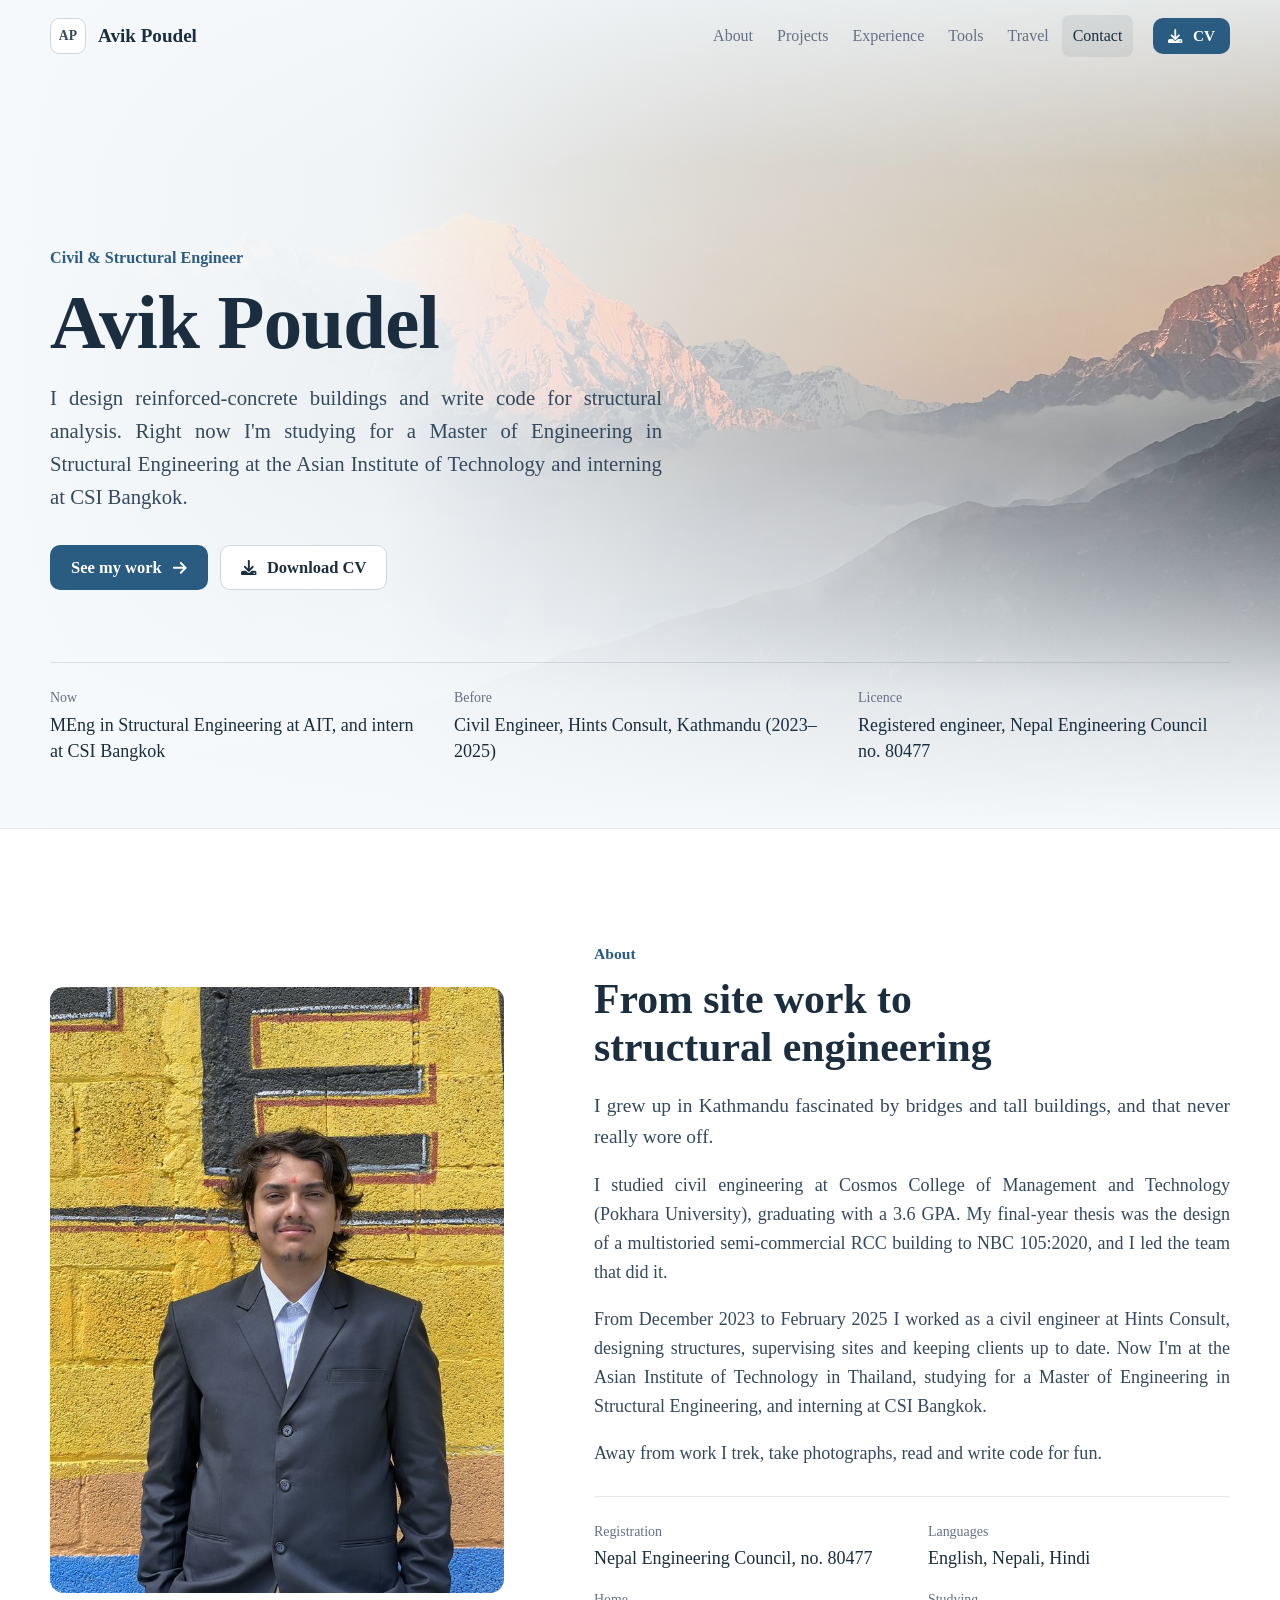
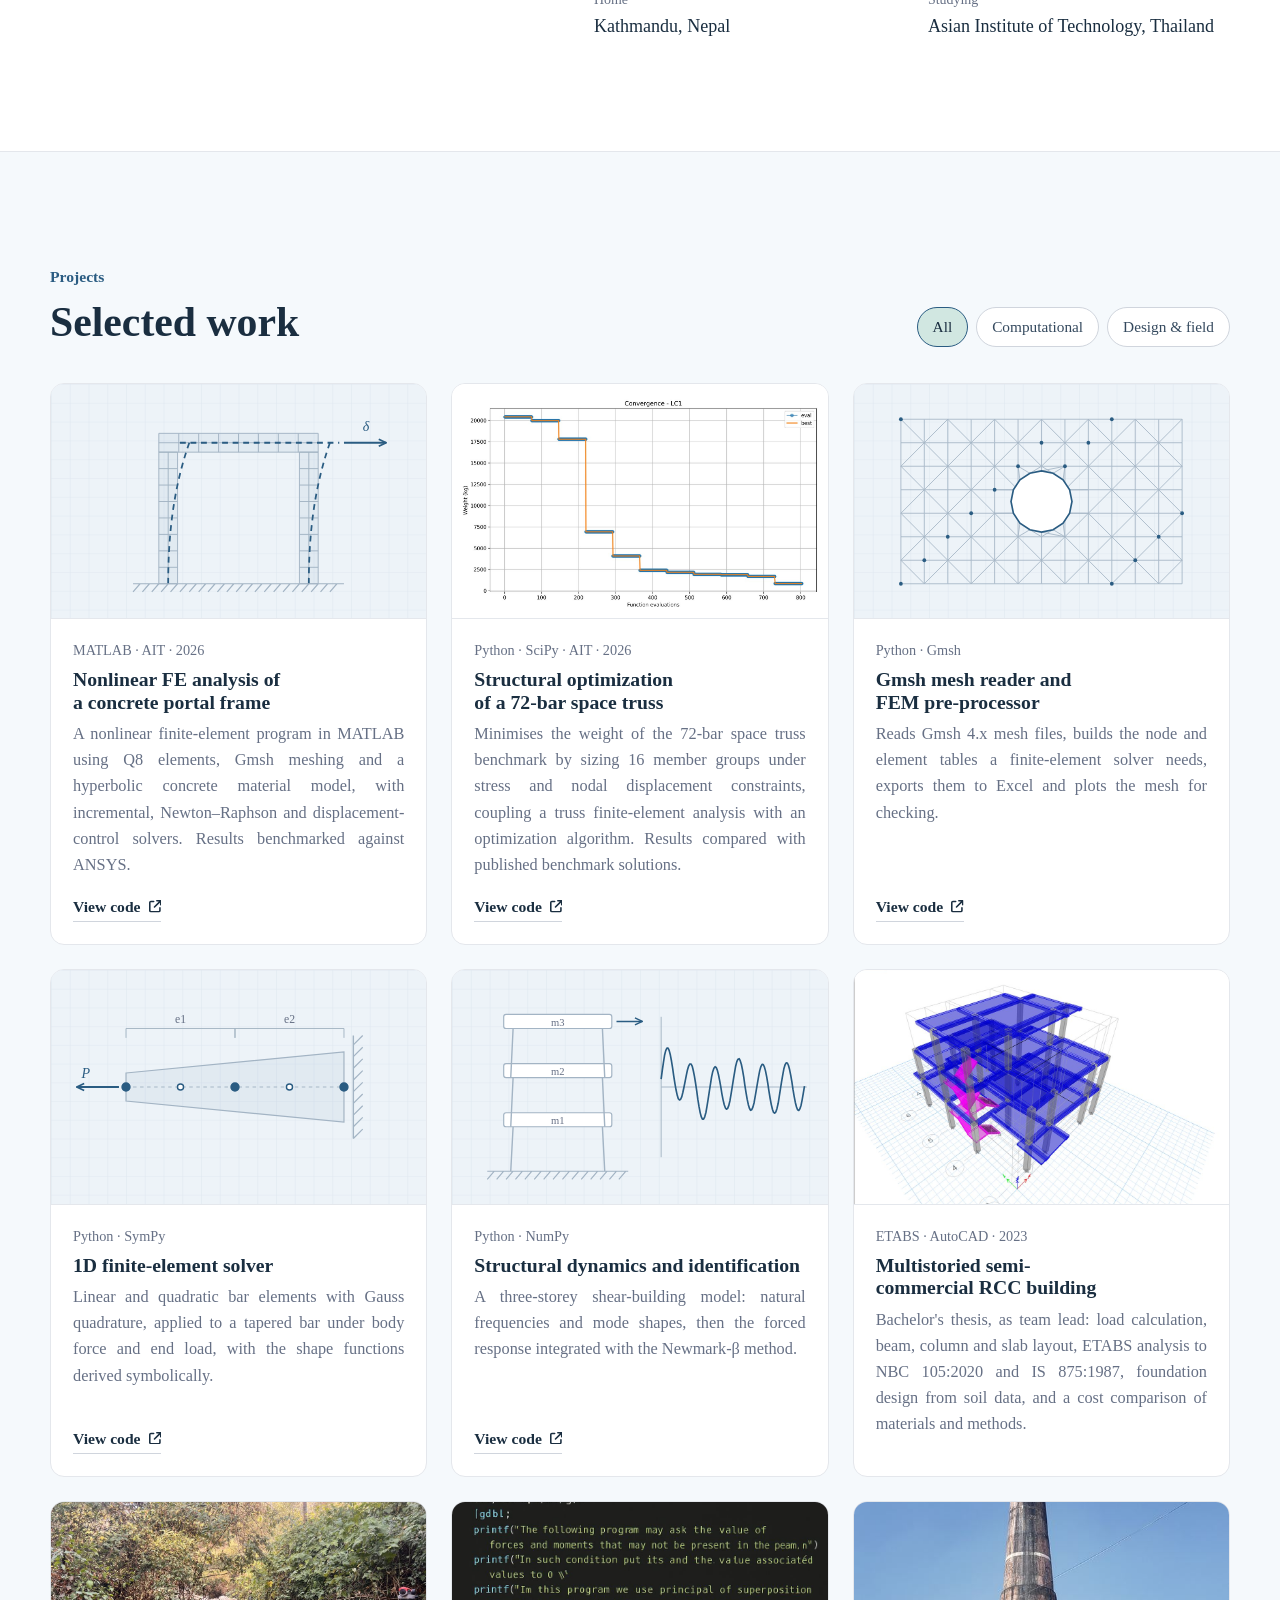
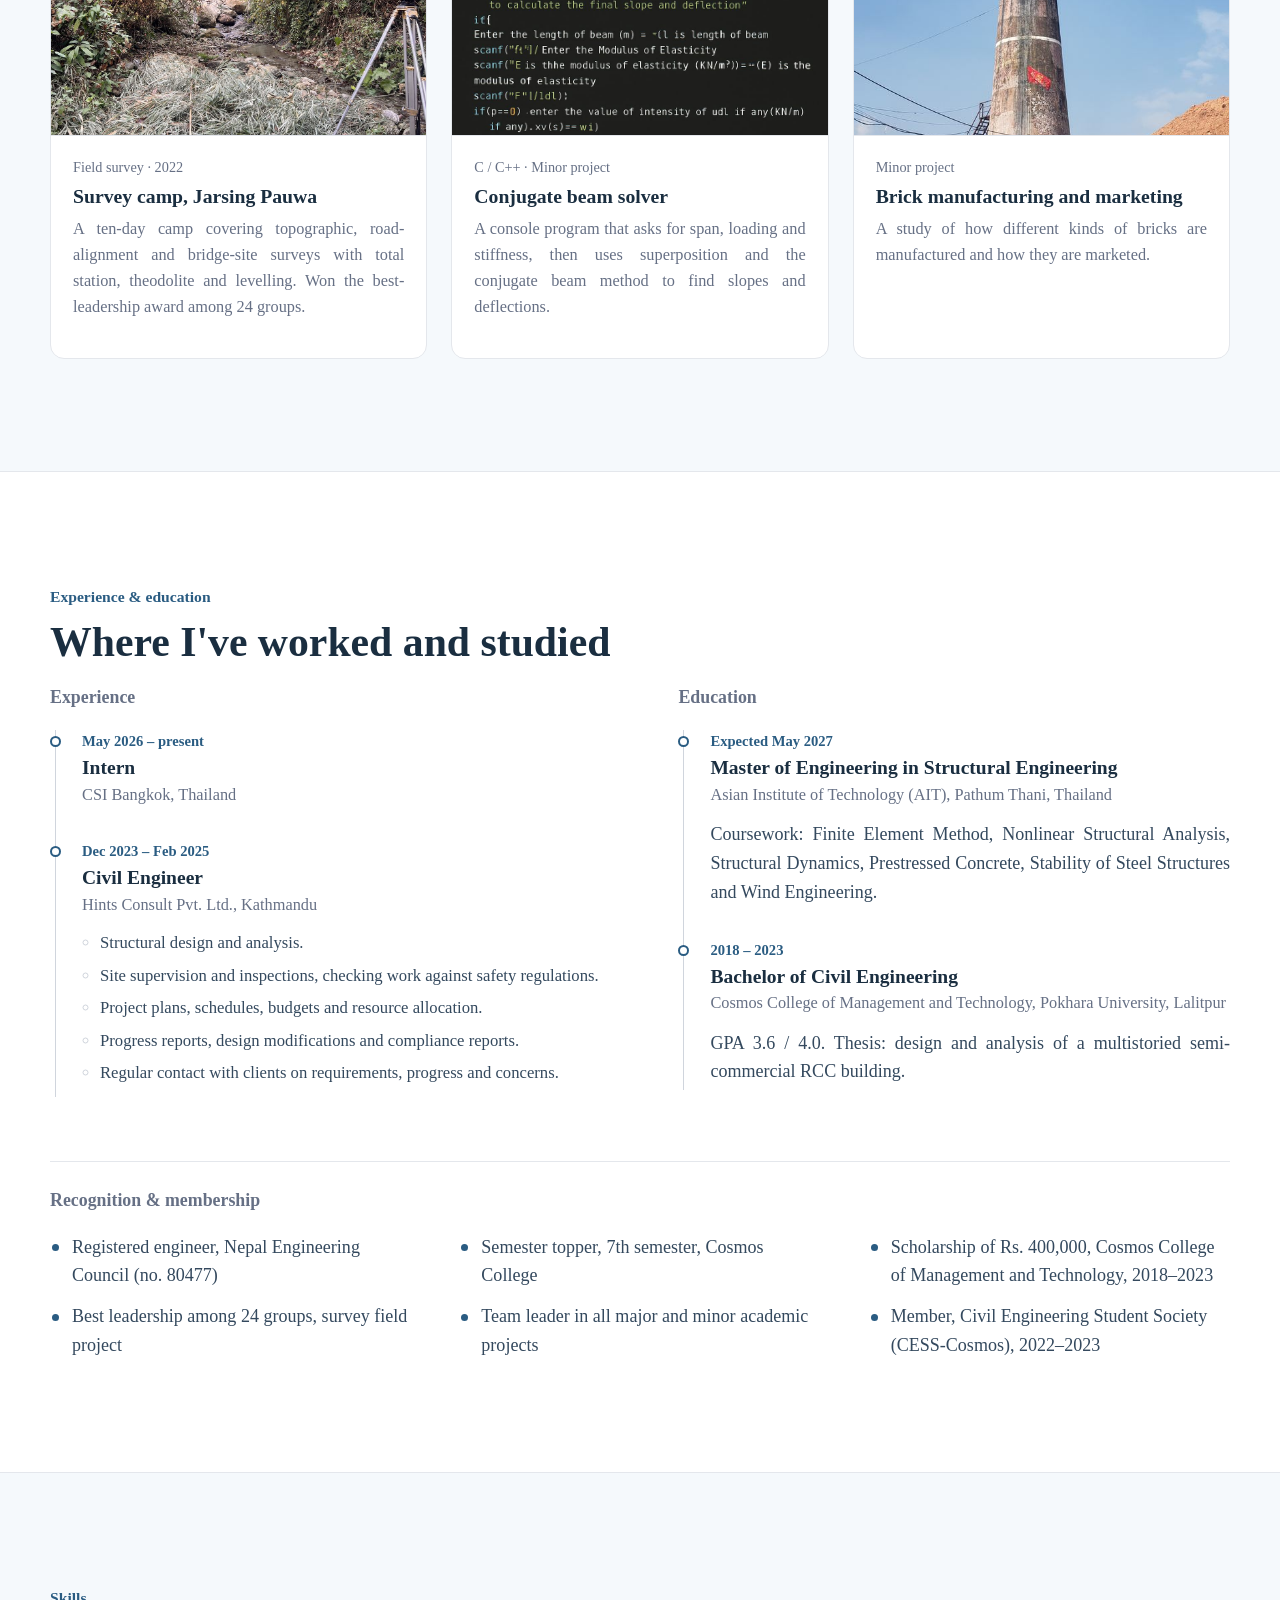
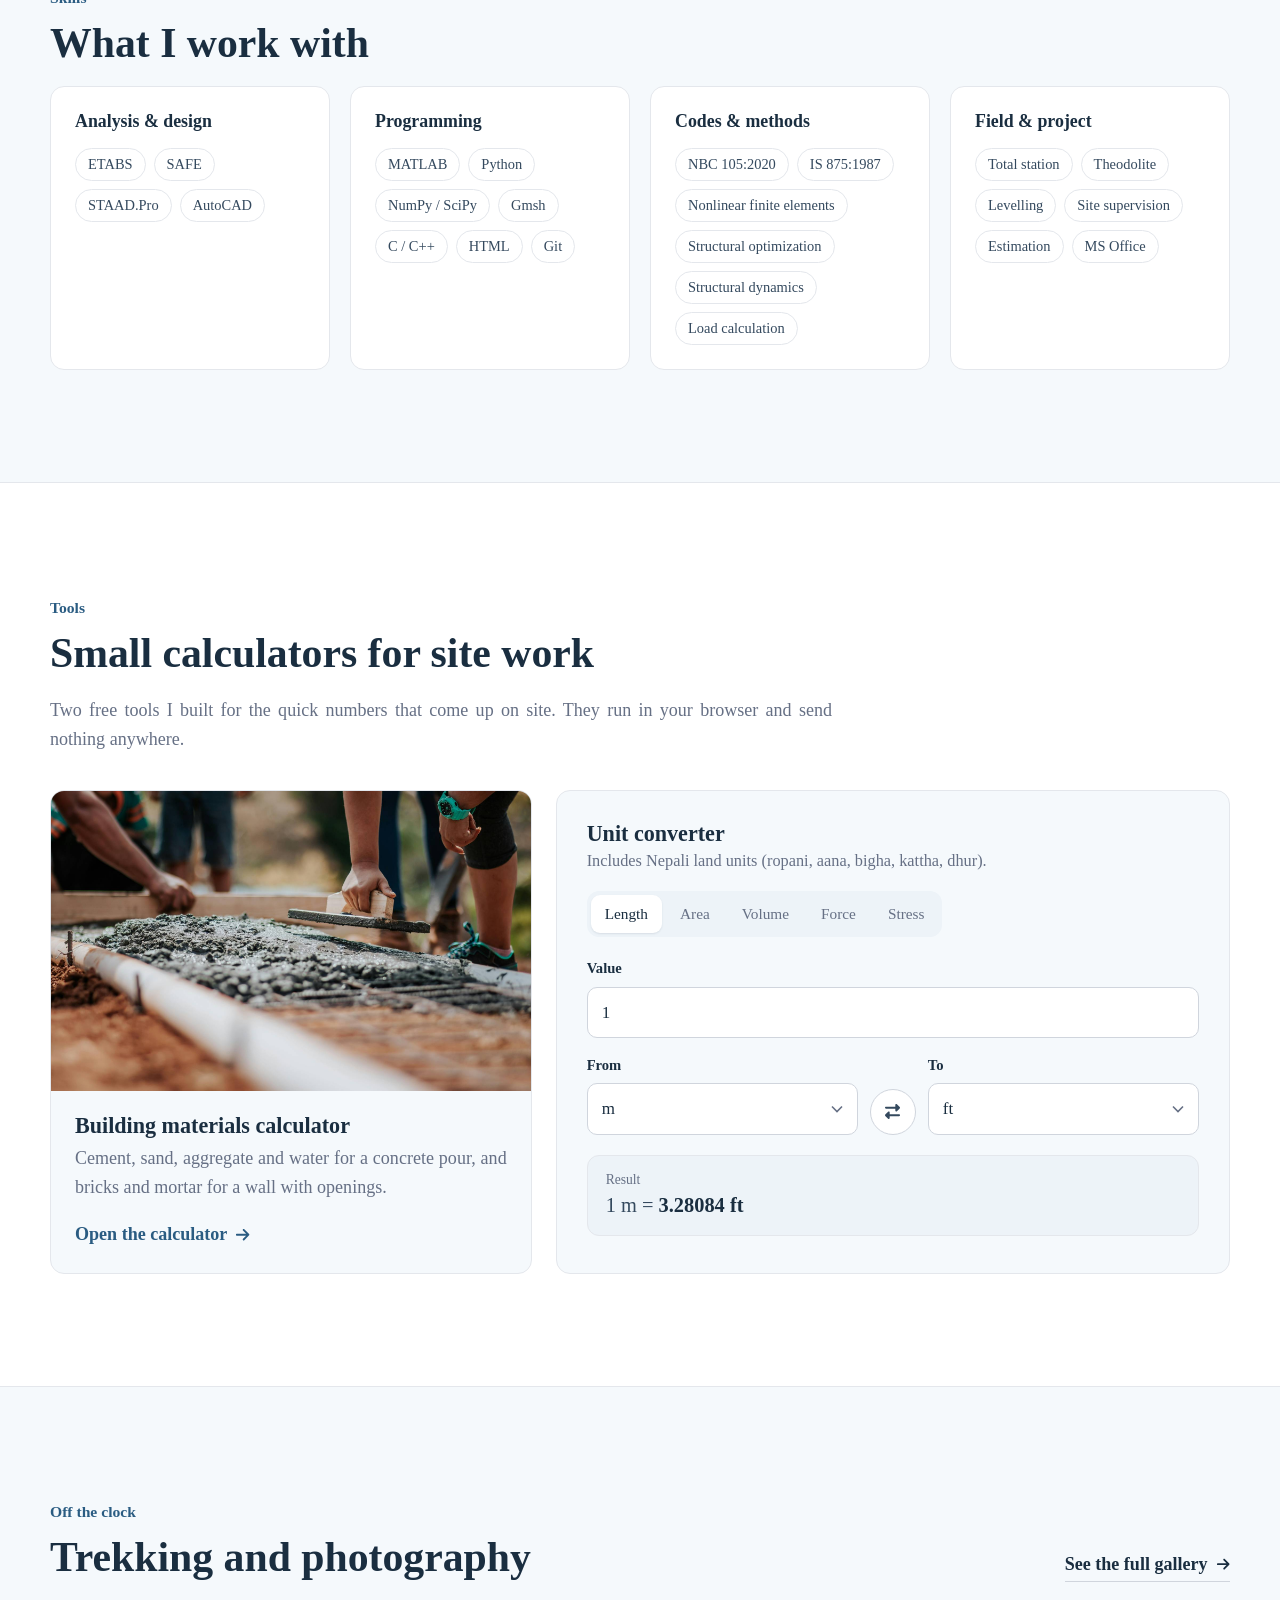
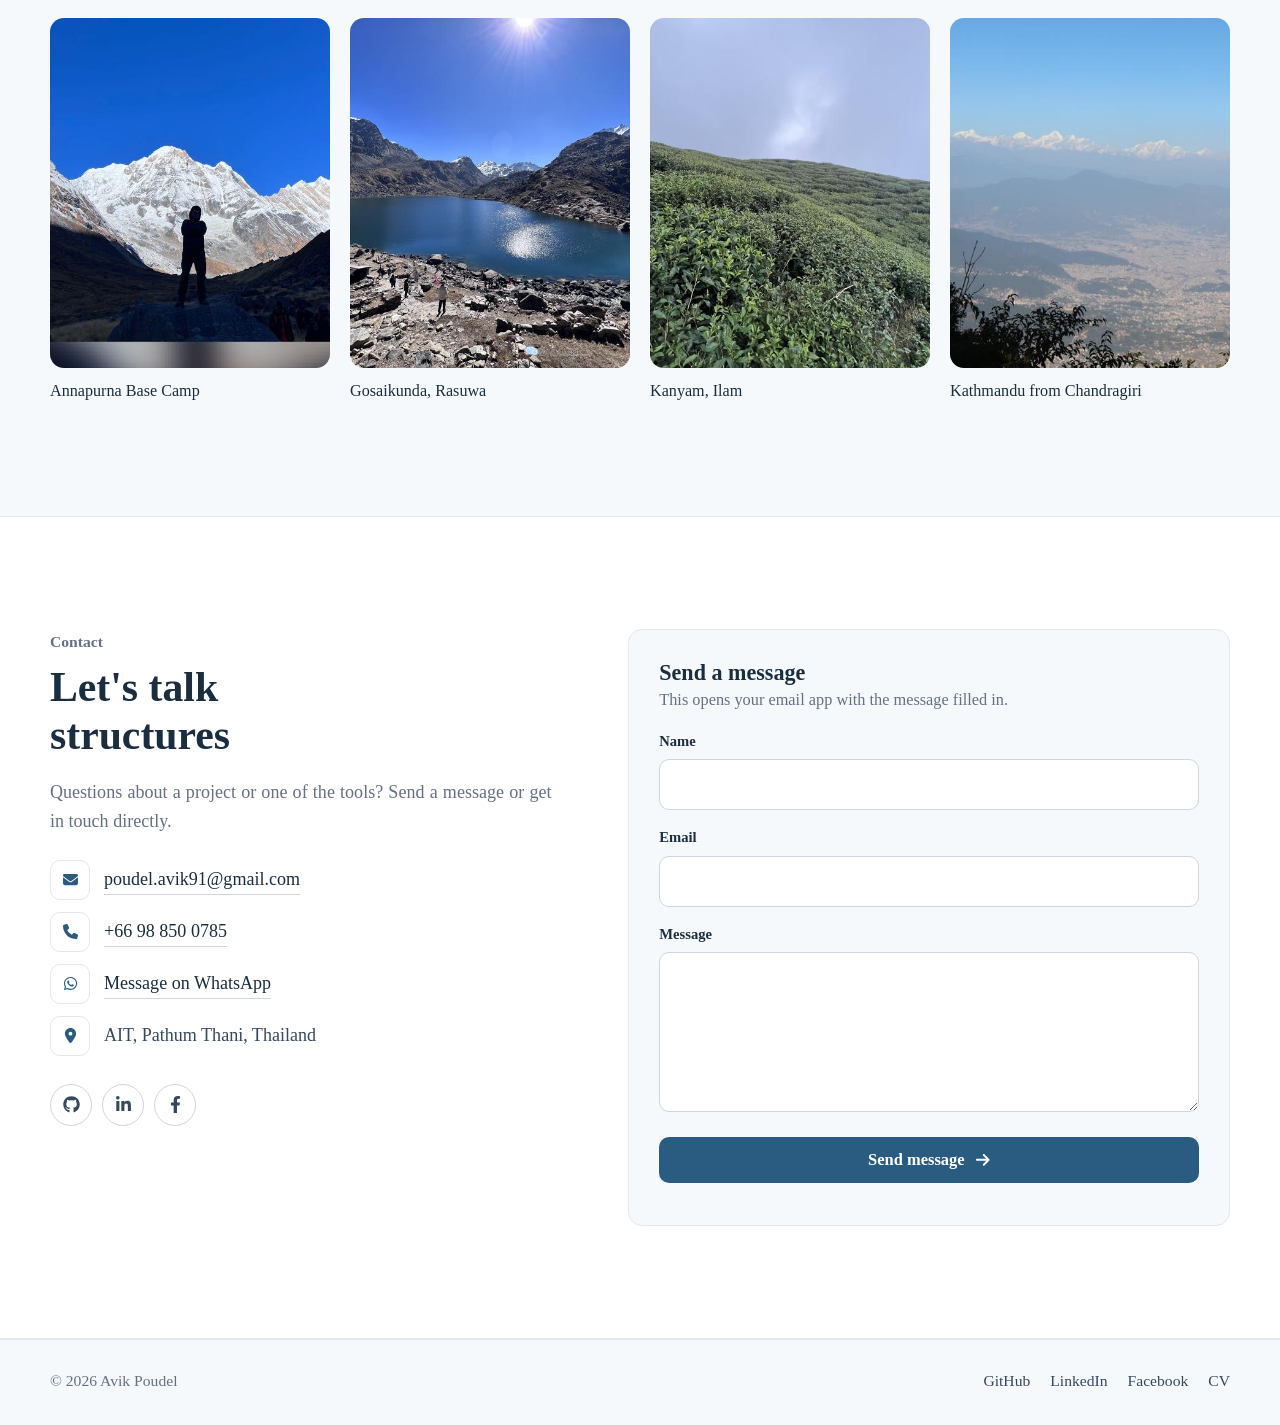
<file: index.html>
<!DOCTYPE html>
<html lang="en">
<head>
  <meta charset="utf-8">
  <meta name="viewport" content="width=device-width, initial-scale=1">
  <title>Avik Poudel | Civil &amp; Structural Engineer</title>
  <meta name="description" content="Avik Poudel is a civil and structural engineer from Kathmandu, Nepal, studying for a Master of Engineering in Structural Engineering at the Asian Institute of Technology.">
  <link rel="canonical" href="https://www.avikpoudel.com.np/">
  <meta name="theme-color" content="#f5f9fc">

  <meta property="og:type" content="website">
  <meta property="og:site_name" content="Avik Poudel">
  <meta property="og:title" content="Avik Poudel | Civil & Structural Engineer">
  <meta property="og:description" content="Structural design, finite-element analysis and engineering tools.">
  <meta property="og:url" content="https://www.avikpoudel.com.np/">
  <meta property="og:image" content="https://www.avikpoudel.com.np/assets/img/og.jpg">
  <meta property="og:image:width" content="1200">
  <meta property="og:image:height" content="630">
  <meta name="twitter:card" content="summary_large_image">

  <link rel="icon" href="favicon.ico?v=20261106" sizes="32x32">
  <link rel="icon" href="assets/img/favicon.svg?v=20261106" type="image/svg+xml">
  <link rel="apple-touch-icon" href="assets/img/apple-touch-icon.png?v=20261106">
  <link rel="preload" as="image" href="assets/img/hero.jpg" imagesrcset="assets/img/hero-sm.jpg 1100w, assets/img/hero.jpg 2200w" imagesizes="100vw">
  <link rel="stylesheet" href="assets/css/site.css?v=2026110602">
  <script>document.documentElement.classList.add('js');</script>

  <script type="application/ld+json">
  {
    "@context": "https://schema.org",
    "@type": "Person",
    "name": "Avik Poudel",
    "jobTitle": "Civil and Structural Engineer",
    "url": "https://www.avikpoudel.com.np/",
    "image": "https://www.avikpoudel.com.np/assets/img/portrait.jpg",
    "email": "mailto:poudel.avik91@gmail.com",
    "address": { "@type": "PostalAddress", "addressLocality": "Pathum Thani", "addressCountry": "TH" },
    "alumniOf": { "@type": "CollegeOrUniversity", "name": "Pokhara University" },
    "affiliation": { "@type": "CollegeOrUniversity", "name": "Asian Institute of Technology" },
    "sameAs": [
      "https://github.com/poudelavik1",
      "https://www.linkedin.com/in/avik-poudel-980027285/",
      "https://www.facebook.com/avik.poudel"
    ]
  }
  </script>
</head>
<body>
  <a class="skip-link" href="#main">Skip to content</a>

  <header class="site-header" data-header>
    <div class="container nav">
      <a class="brand" href="#top">
        <span class="brand__mark" aria-hidden="true">AP</span>
        <span>Avik Poudel</span>
      </a>
      <button class="nav-toggle" type="button" aria-expanded="false" aria-controls="site-nav" data-nav-toggle>
        <span class="nav-toggle__bars" aria-hidden="true"></span>
        <span class="sr-only">Menu</span>
      </button>
      <nav class="nav__menu" id="site-nav" aria-label="Main">
        <ul class="nav__links">
          <li><a href="#about">About</a></li>
          <li><a href="#projects">Projects</a></li>
          <li><a href="#experience">Experience</a></li>
          <li><a href="#tools">Tools</a></li>
          <li><a href="hobby.html">Travel</a></li>
          <li><a href="#contact">Contact</a></li>
        </ul>
        <a class="btn btn--small" href="resources/cv.pdf?v=2026110603" download="Avik-Poudel-CV.pdf">
          <svg class="icon" aria-hidden="true"><use href="assets/img/icons.svg#i-download"></use></svg>
          CV
        </a>
      </nav>
    </div>
  </header>

  <main id="main">

    <!-- Hero -->
    <section class="hero" id="top" aria-labelledby="hero-title">
      <img class="hero__bg" src="assets/img/hero.jpg" srcset="assets/img/hero-sm.jpg 1100w, assets/img/hero.jpg 2200w" sizes="100vw" width="2200" height="1650" alt="" fetchpriority="high">
      <div class="container hero__inner">
        <div class="hero__text">
          <p class="eyebrow">Civil &amp; Structural Engineer</p>
          <h1 class="hero__title" id="hero-title">Avik Poudel</h1>
          <p class="hero__lead">I design reinforced-concrete buildings and write code for structural analysis. Right now I'm studying for a Master of Engineering in Structural Engineering at the Asian Institute of Technology and interning at CSI Bangkok.</p>
          <div class="hero__actions">
            <a class="btn" href="#projects">
              See my work
              <svg class="icon" aria-hidden="true"><use href="assets/img/icons.svg#i-arrow-right"></use></svg>
            </a>
            <a class="btn btn--outline" href="resources/cv.pdf?v=2026110603" download="Avik-Poudel-CV.pdf">
              <svg class="icon" aria-hidden="true"><use href="assets/img/icons.svg#i-download"></use></svg>
              Download CV
            </a>
          </div>
        </div>
      </div>
      <div class="container">
        <dl class="hero__facts">
          <div>
            <dt>Now</dt>
            <dd>MEng in Structural Engineering at AIT, and intern at CSI Bangkok</dd>
          </div>
          <div>
            <dt>Before</dt>
            <dd>Civil Engineer, Hints Consult, Kathmandu (2023–2025)</dd>
          </div>
          <div>
            <dt>Licence</dt>
            <dd>Registered engineer, Nepal Engineering Council no. 80477</dd>
          </div>
        </dl>
      </div>
    </section>

    <!-- About -->
    <section class="section section--white" id="about" aria-labelledby="about-title">
      <div class="container about">
        <figure class="about__photo reveal">
          <img src="assets/img/portrait.jpg" width="675" height="900" loading="lazy" alt="Avik Poudel in a dark suit, standing in front of a yellow painted wall">
        </figure>
        <div class="reveal">
          <p class="section-label">About</p>
          <h2 id="about-title">From site work to structural engineering</h2>
          <p class="lead">I grew up in Kathmandu fascinated by bridges and tall buildings, and that never really wore off.</p>
          <p>I studied civil engineering at Cosmos College of Management and Technology (Pokhara University), graduating with a 3.6 GPA. My final-year thesis was the design of a multistoried semi-commercial RCC building to NBC 105:2020, and I led the team that did it.</p>
          <p>From December 2023 to February 2025 I worked as a civil engineer at Hints Consult, designing structures, supervising sites and keeping clients up to date. Now I'm at the Asian Institute of Technology in Thailand, studying for a Master of Engineering in Structural Engineering, and interning at CSI Bangkok.</p>
          <p>Away from work I trek, take photographs, read and write code for fun.</p>
          <dl class="facts">
            <div><dt>Registration</dt><dd>Nepal Engineering Council, no. 80477</dd></div>
            <div><dt>Languages</dt><dd>English, Nepali, Hindi</dd></div>
            <div><dt>Home</dt><dd>Kathmandu, Nepal</dd></div>
            <div><dt>Studying</dt><dd>Asian Institute of Technology, Thailand</dd></div>
          </dl>
        </div>
      </div>
    </section>


    <!-- Projects -->
    <section class="section" id="projects" aria-labelledby="projects-title">
      <div class="container">
        <div class="section-head">
          <div>
            <p class="section-label">Projects</p>
            <h2 id="projects-title">Selected work</h2>
          </div>
          <div class="filters" role="group" aria-label="Filter projects">
            <button class="filter" type="button" data-filter="all" aria-pressed="true">All</button>
            <button class="filter" type="button" data-filter="computational" aria-pressed="false">Computational</button>
            <button class="filter" type="button" data-filter="design" aria-pressed="false">Design &amp; field</button>
          </div>
        </div>

        <div class="project-grid">
          <article class="project reveal" data-tags="computational">
            <div class="project__media">
              <img src="assets/img/projects/portal-frame.svg?v=20261106" width="320" height="200" loading="lazy" alt="Line drawing of a meshed concrete portal frame with its deformed shape dashed under a lateral displacement.">
            </div>
            <div class="project__body">
              <p class="project__meta">MATLAB · AIT · 2026</p>
              <h3>Nonlinear FE analysis of a concrete portal frame</h3>
              <p>A nonlinear finite-element program in MATLAB using Q8 elements, Gmsh meshing and a hyperbolic concrete material model, with incremental, Newton–Raphson and displacement-control solvers. Results benchmarked against ANSYS.</p>
              <a class="text-link" href="https://github.com/poudelavik1/FEMPROJECT_GROUP3" target="_blank" rel="noopener">View code <svg class="icon" aria-hidden="true"><use href="assets/img/icons.svg#i-arrow-up-right-from-square"></use></svg></a>
            </div>
          </article>

          <article class="project reveal" data-tags="computational">
            <div class="project__media project__media--chart">
              <img src="assets/img/truss-convergence.jpg" width="1400" height="840" loading="lazy" alt="Convergence plot: truss weight falls in steps from about 20,000 to under 1,000 over 800 function evaluations.">
            </div>
            <div class="project__body">
              <p class="project__meta">Python · SciPy · AIT · 2026</p>
              <h3>Structural optimization of a 72-bar space truss</h3>
              <p>Minimises the weight of the 72-bar space truss benchmark by sizing 16 member groups under stress and nodal displacement constraints, coupling a truss finite-element analysis with an optimization algorithm. Results compared with published benchmark solutions.</p>
              <a class="text-link" href="https://github.com/poudelavik1/72bartrussoptimization" target="_blank" rel="noopener">View code <svg class="icon" aria-hidden="true"><use href="assets/img/icons.svg#i-arrow-up-right-from-square"></use></svg></a>
            </div>
          </article>

          <article class="project reveal" data-tags="computational">
            <div class="project__media">
              <img src="assets/img/projects/gmsh-mesh.svg?v=20261106" width="320" height="200" loading="lazy" alt="Triangular finite-element mesh of a plate with a circular hole.">
            </div>
            <div class="project__body">
              <p class="project__meta">Python · Gmsh</p>
              <h3>Gmsh mesh reader and FEM pre-processor</h3>
              <p>Reads Gmsh 4.x mesh files, builds the node and element tables a finite-element solver needs, exports them to Excel and plots the mesh for checking.</p>
              <a class="text-link" href="https://github.com/poudelavik1/gmsh2dcooedgen" target="_blank" rel="noopener">View code <svg class="icon" aria-hidden="true"><use href="assets/img/icons.svg#i-arrow-up-right-from-square"></use></svg></a>
            </div>
          </article>

          <article class="project reveal" data-tags="computational">
            <div class="project__media">
              <img src="assets/img/projects/fem-1d.svg?v=20261106" width="320" height="200" loading="lazy" alt="Tapered bar fixed at one end, split into two quadratic elements, with an axial load P at the free end.">
            </div>
            <div class="project__body">
              <p class="project__meta">Python · SymPy</p>
              <h3>1D finite-element solver</h3>
              <p>Linear and quadratic bar elements with Gauss quadrature, applied to a tapered bar under body force and end load, with the shape functions derived symbolically.</p>
              <a class="text-link" href="https://github.com/poudelavik1/fem_1D_elementsolver" target="_blank" rel="noopener">View code <svg class="icon" aria-hidden="true"><use href="assets/img/icons.svg#i-arrow-up-right-from-square"></use></svg></a>
            </div>
          </article>

          <article class="project reveal" data-tags="computational">
            <div class="project__media">
              <img src="assets/img/projects/shear-building.svg?v=20261106" width="320" height="200" loading="lazy" alt="Three-storey shear building model beside a plot of its top-floor displacement over time.">
            </div>
            <div class="project__body">
              <p class="project__meta">Python · NumPy</p>
              <h3>Structural dynamics and identification</h3>
              <p>A three-storey shear-building model: natural frequencies and mode shapes, then the forced response integrated with the Newmark-β method.</p>
              <a class="text-link" href="https://github.com/poudelavik1/structuralidentification" target="_blank" rel="noopener">View code <svg class="icon" aria-hidden="true"><use href="assets/img/icons.svg#i-arrow-up-right-from-square"></use></svg></a>
            </div>
          </article>

          <article class="project reveal" data-tags="design">
            <div class="project__media">
              <img src="assets/img/etabs.jpg" width="1100" height="697" loading="lazy" alt="ETABS 3D model of a multistoried reinforced-concrete building with slabs, beams and columns.">
            </div>
            <div class="project__body">
              <p class="project__meta">ETABS · AutoCAD · 2023</p>
              <h3>Multistoried semi-commercial RCC building</h3>
              <p>Bachelor's thesis, as team lead: load calculation, beam, column and slab layout, ETABS analysis to NBC 105:2020 and IS 875:1987, foundation design from soil data, and a cost comparison of materials and methods.</p>
            </div>
          </article>

          <article class="project reveal" data-tags="design">
            <div class="project__media">
              <img src="assets/img/survey-camp.jpg" width="1100" height="825" loading="lazy" alt="Surveying instrument on a tripod beside a rocky stream in the forest.">
            </div>
            <div class="project__body">
              <p class="project__meta">Field survey · 2022</p>
              <h3>Survey camp, Jarsing Pauwa</h3>
              <p>A ten-day camp covering topographic, road-alignment and bridge-site surveys with total station, theodolite and levelling. Won the best-leadership award among 24 groups.</p>
            </div>
          </article>

          <article class="project reveal" data-tags="computational">
            <div class="project__media">
              <img src="assets/img/conjugate-beam.jpg" width="900" height="900" loading="lazy" alt="C source code for a conjugate beam calculation.">
            </div>
            <div class="project__body">
              <p class="project__meta">C / C++ · Minor project</p>
              <h3>Conjugate beam solver</h3>
              <p>A console program that asks for span, loading and stiffness, then uses superposition and the conjugate beam method to find slopes and deflections.</p>
            </div>
          </article>

          <article class="project reveal" data-tags="design">
            <div class="project__media">
              <img src="assets/img/brick-factory.jpg" width="562" height="1000" loading="lazy" alt="Tall brick kiln chimney with smoke against a blue sky.">
            </div>
            <div class="project__body">
              <p class="project__meta">Minor project</p>
              <h3>Brick manufacturing and marketing</h3>
              <p>A study of how different kinds of bricks are manufactured and how they are marketed.</p>
            </div>
          </article>
        </div>
      </div>
    </section>

    <!-- Experience & education -->
    <section class="section section--white" id="experience" aria-labelledby="experience-title">
      <div class="container">
        <p class="section-label">Experience &amp; education</p>
        <h2 id="experience-title">Where I've worked and studied</h2>

        <div class="timeline-grid">
          <div class="reveal">
            <h3 class="col-title">Experience</h3>
            <ol class="timeline">
              <li class="timeline__item">
                <p class="timeline__date">May 2026 – present</p>
                <h4>Intern</h4>
                <p class="timeline__place">CSI Bangkok, Thailand</p>
              </li>
              <li class="timeline__item">
                <p class="timeline__date">Dec 2023 – Feb 2025</p>
                <h4>Civil Engineer</h4>
                <p class="timeline__place">Hints Consult Pvt. Ltd., Kathmandu</p>
                <ul>
                  <li>Structural design and analysis.</li>
                  <li>Site supervision and inspections, checking work against safety regulations.</li>
                  <li>Project plans, schedules, budgets and resource allocation.</li>
                  <li>Progress reports, design modifications and compliance reports.</li>
                  <li>Regular contact with clients on requirements, progress and concerns.</li>
                </ul>
              </li>
            </ol>
          </div>

          <div class="reveal">
            <h3 class="col-title">Education</h3>
            <ol class="timeline">
              <li class="timeline__item">
                <p class="timeline__date">Expected May 2027</p>
                <h4>Master of Engineering in Structural Engineering</h4>
                <p class="timeline__place">Asian Institute of Technology (AIT), Pathum Thani, Thailand</p>
                <p>Coursework: Finite Element Method, Nonlinear Structural Analysis, Structural Dynamics, Prestressed Concrete, Stability of Steel Structures and Wind Engineering.</p>
              </li>
              <li class="timeline__item">
                <p class="timeline__date">2018 – 2023</p>
                <h4>Bachelor of Civil Engineering</h4>
                <p class="timeline__place">Cosmos College of Management and Technology, Pokhara University, Lalitpur</p>
                <p>GPA 3.6 / 4.0. Thesis: design and analysis of a multistoried semi-commercial RCC building.</p>
              </li>
            </ol>
          </div>
        </div>

        <div class="recognition reveal">
          <h3 class="col-title">Recognition &amp; membership</h3>
          <ul class="plain-list">
            <li>Registered engineer, Nepal Engineering Council (no. 80477)</li>
            <li>Semester topper, 7th semester, Cosmos College</li>
            <li>Scholarship of Rs. 400,000, Cosmos College of Management and Technology, 2018–2023</li>
            <li>Best leadership among 24 groups, survey field project</li>
            <li>Team leader in all major and minor academic projects</li>
            <li>Member, Civil Engineering Student Society (CESS-Cosmos), 2022–2023</li>
          </ul>
        </div>
      </div>
    </section>

    <!-- Skills -->
    <section class="section" id="skills" aria-labelledby="skills-title">
      <div class="container">
        <p class="section-label">Skills</p>
        <h2 id="skills-title">What I work with</h2>
        <div class="skills-grid">
          <div class="skill-group reveal">
            <h3>Analysis &amp; design</h3>
            <ul class="chips">
              <li>ETABS</li><li>SAFE</li><li>STAAD.Pro</li><li>AutoCAD</li>
            </ul>
          </div>
          <div class="skill-group reveal">
            <h3>Programming</h3>
            <ul class="chips">
              <li>MATLAB</li><li>Python</li><li>NumPy / SciPy</li><li>Gmsh</li><li>C / C++</li><li>HTML</li><li>Git</li>
            </ul>
          </div>
          <div class="skill-group reveal">
            <h3>Codes &amp; methods</h3>
            <ul class="chips">
              <li>NBC 105:2020</li><li>IS 875:1987</li><li>Nonlinear finite elements</li><li>Structural optimization</li><li>Structural dynamics</li><li>Load calculation</li>
            </ul>
          </div>
          <div class="skill-group reveal">
            <h3>Field &amp; project</h3>
            <ul class="chips">
              <li>Total station</li><li>Theodolite</li><li>Levelling</li><li>Site supervision</li><li>Estimation</li><li>MS Office</li>
            </ul>
          </div>
        </div>
      </div>
    </section>

    <!-- Tools -->
    <section class="section section--white" id="tools" aria-labelledby="tools-title">
      <div class="container">
        <p class="section-label">Tools</p>
        <h2 id="tools-title">Small calculators for site work</h2>
        <p class="section-intro">Two free tools I built for the quick numbers that come up on site. They run in your browser and send nothing anywhere.</p>

        <div class="tools">
          <a class="tool-card reveal" href="concretecal.html">
            <img src="assets/img/construction.jpg" width="1800" height="1200" loading="lazy" alt="Workers levelling freshly poured concrete">
            <div class="tool-card__body">
              <h3>Building materials calculator</h3>
              <p>Cement, sand, aggregate and water for a concrete pour, and bricks and mortar for a wall with openings.</p>
              <span class="tool-cta">Open the calculator <svg class="icon" aria-hidden="true"><use href="assets/img/icons.svg#i-arrow-right"></use></svg></span>
            </div>
          </a>

          <div class="panel reveal" data-converter>
            <h3>Unit converter</h3>
            <p class="panel-intro">Includes Nepali land units (ropani, aana, bigha, kattha, dhur).</p>
            <div class="segmented" role="group" aria-label="Quantity">
              <button type="button" data-category="length" aria-pressed="true">Length</button>
              <button type="button" data-category="area" aria-pressed="false">Area</button>
              <button type="button" data-category="volume" aria-pressed="false">Volume</button>
              <button type="button" data-category="force" aria-pressed="false">Force</button>
              <button type="button" data-category="stress" aria-pressed="false">Stress</button>
            </div>
            <div class="field">
              <label for="conv-value">Value</label>
              <input class="input" id="conv-value" type="number" inputmode="decimal" step="any" value="1">
            </div>
            <div class="conv-grid">
              <div class="field">
                <label for="conv-from">From</label>
                <select class="input" id="conv-from"></select>
              </div>
              <button class="icon-btn" type="button" id="conv-swap" aria-label="Swap units">
                <svg class="icon" aria-hidden="true"><use href="assets/img/icons.svg#i-right-left"></use></svg>
              </button>
              <div class="field">
                <label for="conv-to">To</label>
                <select class="input" id="conv-to"></select>
              </div>
            </div>
            <output class="result" id="conv-result" for="conv-value conv-from conv-to" aria-live="polite"></output>
          </div>
        </div>
      </div>
    </section>

    <!-- Travel -->
    <section class="section" id="travel" aria-labelledby="travel-title">
      <div class="container">
        <div class="section-head">
          <div>
            <p class="section-label">Off the clock</p>
            <h2 id="travel-title">Trekking and photography</h2>
          </div>
          <a class="text-link" href="hobby.html">See the full gallery <svg class="icon" aria-hidden="true"><use href="assets/img/icons.svg#i-arrow-right"></use></svg></a>
        </div>
        <div class="travel-strip">
          <a class="reveal" href="hobby.html#abc"><div class="frame"><img src="assets/img/travel/abc-sm.jpg" width="640" height="641" loading="lazy" alt="Silhouette of a trekker in front of the snow-covered Annapurna peaks"></div><span>Annapurna Base Camp</span></a>
          <a class="reveal" href="hobby.html#goshainkunda"><div class="frame"><img src="assets/img/travel/goshainkunda-sm.jpg" width="760" height="570" loading="lazy" alt="Gosaikunda, a deep blue alpine lake surrounded by rocky mountains"></div><span>Gosaikunda, Rasuwa</span></a>
          <a class="reveal" href="hobby.html#tea"><div class="frame"><img src="assets/img/travel/tea-sm.jpg" width="760" height="570" loading="lazy" alt="Rows of green tea bushes on a hillside in Kanyam, Ilam"></div><span>Kanyam, Ilam</span></a>
          <a class="reveal" href="hobby.html#cj"><div class="frame"><img src="assets/img/travel/cj-sm.jpg" width="760" height="507" loading="lazy" alt="Kathmandu spread across the valley, seen from Chandragiri Hills"></div><span>Kathmandu from Chandragiri</span></a>
        </div>
      </div>
    </section>

    <!-- Contact -->
    <section class="section section--white" id="contact" aria-labelledby="contact-title">
      <div class="container contact">
        <div class="reveal">
          <p class="section-label">Contact</p>
          <h2 id="contact-title">Let's talk structures</h2>
          <p>Questions about a project or one of the tools? Send a message or get in touch directly.</p>
          <ul class="contact-list">
            <li>
              <span class="icon-wrap"><svg class="icon" aria-hidden="true"><use href="assets/img/icons.svg#i-envelope"></use></svg></span>
              <a href="mailto:poudel.avik91@gmail.com">poudel.avik91@gmail.com</a>
            </li>
            <li>
              <span class="icon-wrap"><svg class="icon" aria-hidden="true"><use href="assets/img/icons.svg#i-phone"></use></svg></span>
              <a href="tel:+66988500785">+66 98 850 0785</a>
            </li>
            <li>
              <span class="icon-wrap"><svg class="icon" aria-hidden="true"><use href="assets/img/icons.svg#i-whatsapp"></use></svg></span>
              <a href="https://wa.me/9779840174027" target="_blank" rel="noopener">Message on WhatsApp</a>
            </li>
            <li>
              <span class="icon-wrap"><svg class="icon" aria-hidden="true"><use href="assets/img/icons.svg#i-location-dot"></use></svg></span>
              AIT, Pathum Thani, Thailand
            </li>
          </ul>
          <ul class="social">
            <li><a href="https://github.com/poudelavik1" target="_blank" rel="noopener" aria-label="GitHub"><svg class="icon" aria-hidden="true"><use href="assets/img/icons.svg#i-github"></use></svg></a></li>
            <li><a href="https://www.linkedin.com/in/avik-poudel-980027285/" target="_blank" rel="noopener" aria-label="LinkedIn"><svg class="icon" aria-hidden="true"><use href="assets/img/icons.svg#i-linkedin-in"></use></svg></a></li>
            <li><a href="https://www.facebook.com/avik.poudel" target="_blank" rel="noopener" aria-label="Facebook"><svg class="icon" aria-hidden="true"><use href="assets/img/icons.svg#i-facebook-f"></use></svg></a></li>
          </ul>
        </div>

        <form class="panel reveal" id="contact-form">
          <h3>Send a message</h3>
          <p class="panel-intro">This opens your email app with the message filled in.</p>
          <div class="field">
            <label for="contact-name">Name</label>
            <input class="input" id="contact-name" name="name" type="text" autocomplete="name" required>
          </div>
          <div class="field">
            <label for="contact-email">Email</label>
            <input class="input" id="contact-email" name="email" type="email" autocomplete="email" required>
          </div>
          <div class="field">
            <label for="contact-message">Message</label>
            <textarea class="input" id="contact-message" name="message" rows="5" required></textarea>
          </div>
          <button class="btn btn--block" type="submit">
            Send message
            <svg class="icon" aria-hidden="true"><use href="assets/img/icons.svg#i-arrow-right"></use></svg>
          </button>
          <p class="form-note" data-form-note aria-live="polite"></p>
        </form>
      </div>
    </section>
  </main>

  <footer class="site-footer">
    <div class="container footer">
      <p>© <span data-year>2026</span> Avik Poudel</p>
      <nav aria-label="Footer">
        <a href="https://github.com/poudelavik1" target="_blank" rel="noopener">GitHub</a>
        <a href="https://www.linkedin.com/in/avik-poudel-980027285/" target="_blank" rel="noopener">LinkedIn</a>
        <a href="https://www.facebook.com/avik.poudel" target="_blank" rel="noopener">Facebook</a>
        <a href="resources/cv.pdf?v=2026110603" download="Avik-Poudel-CV.pdf">CV</a>
      </nav>
    </div>
  </footer>

  <button class="to-top" type="button" data-to-top aria-label="Back to top">
    <svg class="icon" aria-hidden="true"><use href="assets/img/icons.svg#i-arrow-up"></use></svg>
  </button>

  <script src="assets/js/site.js?v=2026110604" defer></script>
  <script src="assets/js/converter.js?v=20261106" defer></script>
</body>
</html>
</file>
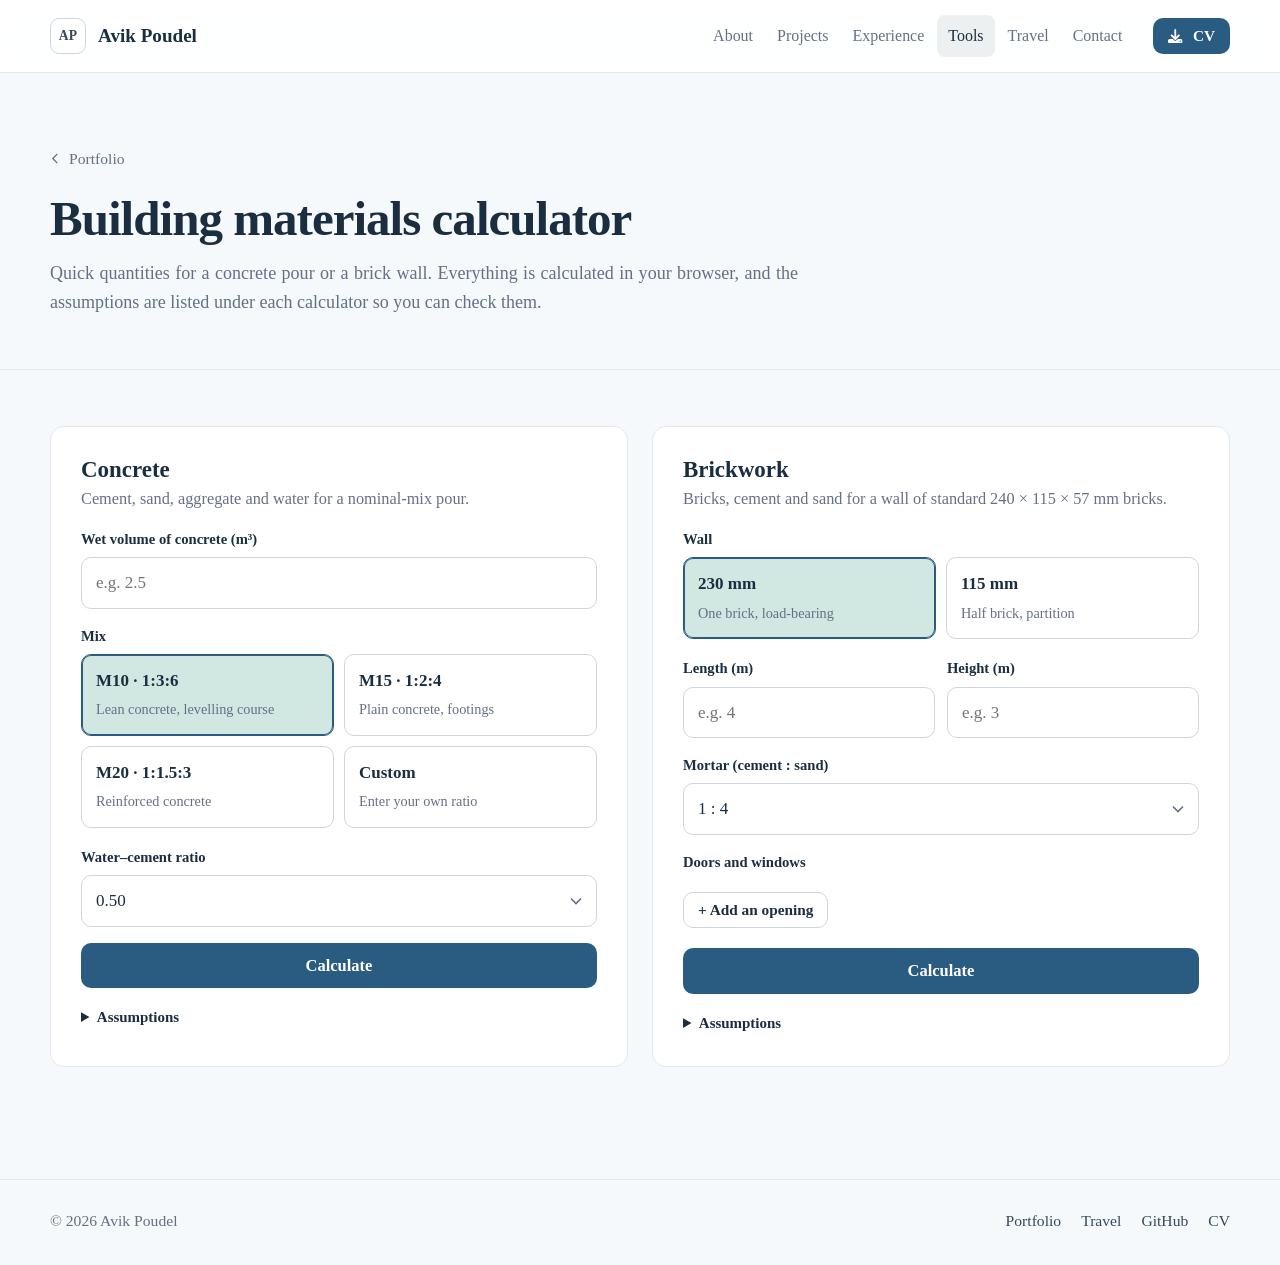
<file: concretecal.html>
<!DOCTYPE html>
<html lang="en">
<head>
  <meta charset="utf-8">
  <meta name="viewport" content="width=device-width, initial-scale=1">
  <title>Building Materials Calculator | Avik Poudel</title>
  <meta name="description" content="Free calculator for cement, sand, aggregate and water in a concrete pour, and bricks, cement and sand for brick masonry with openings. Results in m³ and cubic feet.">
  <link rel="canonical" href="https://www.avikpoudel.com.np/concretecal.html">
  <meta name="theme-color" content="#f5f9fc">
  <meta property="og:type" content="website">
  <meta property="og:title" content="Building Materials Calculator | Avik Poudel">
  <meta property="og:description" content="Cement, sand, aggregate, bricks and water for concrete and brickwork.">
  <meta property="og:url" content="https://www.avikpoudel.com.np/concretecal.html">
  <meta property="og:image" content="https://www.avikpoudel.com.np/assets/img/construction.jpg">

  <link rel="icon" href="favicon.ico?v=20261106" sizes="32x32">
  <link rel="icon" href="assets/img/favicon.svg?v=20261106" type="image/svg+xml">
  <link rel="apple-touch-icon" href="assets/img/apple-touch-icon.png?v=20261106">
  <link rel="stylesheet" href="assets/css/site.css?v=2026110602">
  <script>document.documentElement.classList.add('js');</script>
</head>
<body>
  <a class="skip-link" href="#main">Skip to content</a>

  <header class="site-header is-solid" data-header data-solid>
    <div class="container nav">
      <a class="brand" href="index.html">
        <span class="brand__mark" aria-hidden="true">AP</span>
        <span>Avik Poudel</span>
      </a>
      <button class="nav-toggle" type="button" aria-expanded="false" aria-controls="site-nav" data-nav-toggle>
        <span class="nav-toggle__bars" aria-hidden="true"></span>
        <span class="sr-only">Menu</span>
      </button>
      <nav class="nav__menu" id="site-nav" aria-label="Main">
        <ul class="nav__links">
          <li><a href="index.html#about">About</a></li>
          <li><a href="index.html#projects">Projects</a></li>
          <li><a href="index.html#experience">Experience</a></li>
          <li><a href="index.html#tools" aria-current="page">Tools</a></li>
          <li><a href="hobby.html">Travel</a></li>
          <li><a href="index.html#contact">Contact</a></li>
        </ul>
        <a class="btn btn--small" href="resources/cv.pdf?v=2026110603" download="Avik-Poudel-CV.pdf">
          <svg class="icon" aria-hidden="true"><use href="assets/img/icons.svg#i-download"></use></svg>
          CV
        </a>
      </nav>
    </div>
  </header>

  <main id="main">
    <section class="page-hero">
      <div class="container">
        <a class="back-link" href="index.html#tools"><svg class="icon" aria-hidden="true"><use href="assets/img/icons.svg#i-chevron-left"></use></svg> Portfolio</a>
        <h1>Building materials calculator</h1>
        <p>Quick quantities for a concrete pour or a brick wall. Everything is calculated in your browser, and the assumptions are listed under each calculator so you can check them.</p>
      </div>
    </section>

    <section class="section page-body">
      <div class="container calc-grid">

        <!-- Concrete -->
        <form class="panel" id="concrete-form" novalidate>
          <h2>Concrete</h2>
          <p class="panel-intro">Cement, sand, aggregate and water for a nominal-mix pour.</p>

          <div class="field">
            <label for="c-volume">Wet volume of concrete (m³)</label>
            <input class="input" id="c-volume" type="number" inputmode="decimal" min="0" step="any" placeholder="e.g. 2.5" required>
          </div>

          <p class="label" id="mix-label">Mix</p>
          <div class="choice-grid" role="radiogroup" aria-labelledby="mix-label">
            <div class="choice">
              <input type="radio" name="mix" id="mix-m10" value="1:3:6" checked>
              <label for="mix-m10"><strong>M10 · 1:3:6</strong><span>Lean concrete, levelling course</span></label>
            </div>
            <div class="choice">
              <input type="radio" name="mix" id="mix-m15" value="1:2:4">
              <label for="mix-m15"><strong>M15 · 1:2:4</strong><span>Plain concrete, footings</span></label>
            </div>
            <div class="choice">
              <input type="radio" name="mix" id="mix-m20" value="1:1.5:3">
              <label for="mix-m20"><strong>M20 · 1:1.5:3</strong><span>Reinforced concrete</span></label>
            </div>
            <div class="choice">
              <input type="radio" name="mix" id="mix-custom" value="custom">
              <label for="mix-custom"><strong>Custom</strong><span>Enter your own ratio</span></label>
            </div>
          </div>

          <fieldset class="field" id="custom-ratio" hidden style="border:0;padding:0;margin-inline:0">
            <legend class="label">Custom ratio (cement : sand : aggregate)</legend>
            <div class="row-3">
              <input class="input" type="number" min="0" step="any" value="1" aria-label="Cement parts" data-part="cement">
              <input class="input" type="number" min="0" step="any" value="2" aria-label="Sand parts" data-part="sand">
              <input class="input" type="number" min="0" step="any" value="4" aria-label="Aggregate parts" data-part="aggregate">
            </div>
          </fieldset>

          <div class="field">
            <label for="c-wc">Water–cement ratio</label>
            <select class="input" id="c-wc">
              <option value="0.40">0.40</option>
              <option value="0.45">0.45</option>
              <option value="0.50" selected>0.50</option>
              <option value="0.55">0.55</option>
              <option value="0.60">0.60</option>
            </select>
          </div>

          <button class="btn btn--block" type="submit">Calculate</button>
          <p class="form-error" data-error aria-live="polite"></p>

          <div class="results" data-results hidden aria-live="polite">
            <div><strong data-out="cement-bags">0</strong>bags of cement <em data-out="cement-kg"></em></div>
            <div><strong data-out="water">0</strong>litres of water</div>
            <div><strong data-out="sand">0</strong>m³ of sand <em data-out="sand-cft"></em></div>
            <div><strong data-out="aggregate">0</strong>m³ of aggregate <em data-out="agg-cft"></em></div>
          </div>

          <details class="assumptions">
            <summary>Assumptions</summary>
            <ul>
              <li>Dry volume = 1.54 × wet volume, split by the mix ratio.</li>
              <li>Cement density 1440 kg/m³, 50 kg bags.</li>
              <li>Water = water–cement ratio × mass of cement.</li>
              <li>No allowance for wastage. Nominal mixes only; use a mix design for important work.</li>
            </ul>
          </details>
        </form>

        <!-- Brickwork -->
        <form class="panel" id="brick-form" novalidate>
          <h2>Brickwork</h2>
          <p class="panel-intro">Bricks, cement and sand for a wall of standard 240 × 115 × 57 mm bricks.</p>

          <p class="label" id="wall-label">Wall</p>
          <div class="choice-grid" role="radiogroup" aria-labelledby="wall-label">
            <div class="choice">
              <input type="radio" name="wall" id="wall-230" value="0.23" data-mortar="4" checked>
              <label for="wall-230"><strong>230 mm</strong><span>One brick, load-bearing</span></label>
            </div>
            <div class="choice">
              <input type="radio" name="wall" id="wall-115" value="0.115" data-mortar="6">
              <label for="wall-115"><strong>115 mm</strong><span>Half brick, partition</span></label>
            </div>
          </div>

          <div class="row-2">
            <div class="field">
              <label for="b-length">Length (m)</label>
              <input class="input" id="b-length" type="number" inputmode="decimal" min="0" step="any" placeholder="e.g. 4" required>
            </div>
            <div class="field">
              <label for="b-height">Height (m)</label>
              <input class="input" id="b-height" type="number" inputmode="decimal" min="0" step="any" placeholder="e.g. 3" required>
            </div>
          </div>

          <div class="field">
            <label for="b-mortar">Mortar (cement : sand)</label>
            <select class="input" id="b-mortar">
              <option value="3">1 : 3</option>
              <option value="4" selected>1 : 4</option>
              <option value="5">1 : 5</option>
              <option value="6">1 : 6</option>
            </select>
          </div>

          <p class="label">Doors and windows</p>
          <div class="openings" data-openings></div>
          <template id="opening-template">
            <div class="opening">
              <input class="input" type="number" inputmode="decimal" min="0" step="any" placeholder="Width (m)" aria-label="Opening width in metres" data-dim="w">
              <input class="input" type="number" inputmode="decimal" min="0" step="any" placeholder="Height (m)" aria-label="Opening height in metres" data-dim="h">
              <button class="icon-btn" type="button" aria-label="Remove this opening" data-remove>
                <svg class="icon" aria-hidden="true"><use href="assets/img/icons.svg#i-xmark"></use></svg>
              </button>
            </div>
          </template>
          <button class="btn btn--outline btn--small" type="button" data-add-opening style="margin-bottom: 20px">+ Add an opening</button>

          <button class="btn btn--block" type="submit">Calculate</button>
          <p class="form-error" data-error aria-live="polite"></p>

          <div class="results" data-results hidden aria-live="polite">
            <div><strong data-out="bricks">0</strong>bricks, incl. 5% wastage</div>
            <div><strong data-out="cement-bags">0</strong>bags of cement <em data-out="cement-kg"></em></div>
            <div><strong data-out="sand">0</strong>m³ of sand <em data-out="sand-cft"></em></div>
            <div><strong data-out="volume">0</strong>m³ of brickwork <em data-out="area"></em></div>
          </div>

          <details class="assumptions">
            <summary>Assumptions</summary>
            <ul>
              <li>Brick 240 × 115 × 57 mm with 10 mm joints, so each brick takes 250 × 125 × 67 mm of wall.</li>
              <li>Wet mortar = wall volume − volume of the bricks themselves.</li>
              <li>Dry mortar = 1.33 × wet mortar, split by the mortar ratio.</li>
              <li>Cement density 1440 kg/m³, 50 kg bags. Openings are deducted in full.</li>
            </ul>
          </details>
        </form>
      </div>
    </section>
  </main>

  <footer class="site-footer">
    <div class="container footer">
      <p>© <span data-year>2026</span> Avik Poudel</p>
      <nav aria-label="Footer">
        <a href="index.html">Portfolio</a>
        <a href="hobby.html">Travel</a>
        <a href="https://github.com/poudelavik1" target="_blank" rel="noopener">GitHub</a>
        <a href="resources/cv.pdf?v=2026110603" download="Avik-Poudel-CV.pdf">CV</a>
      </nav>
    </div>
  </footer>

  <script src="assets/js/site.js?v=2026110604" defer></script>
  <script src="assets/js/calculators.js?v=20261106" defer></script>
</body>
</html>
</file>
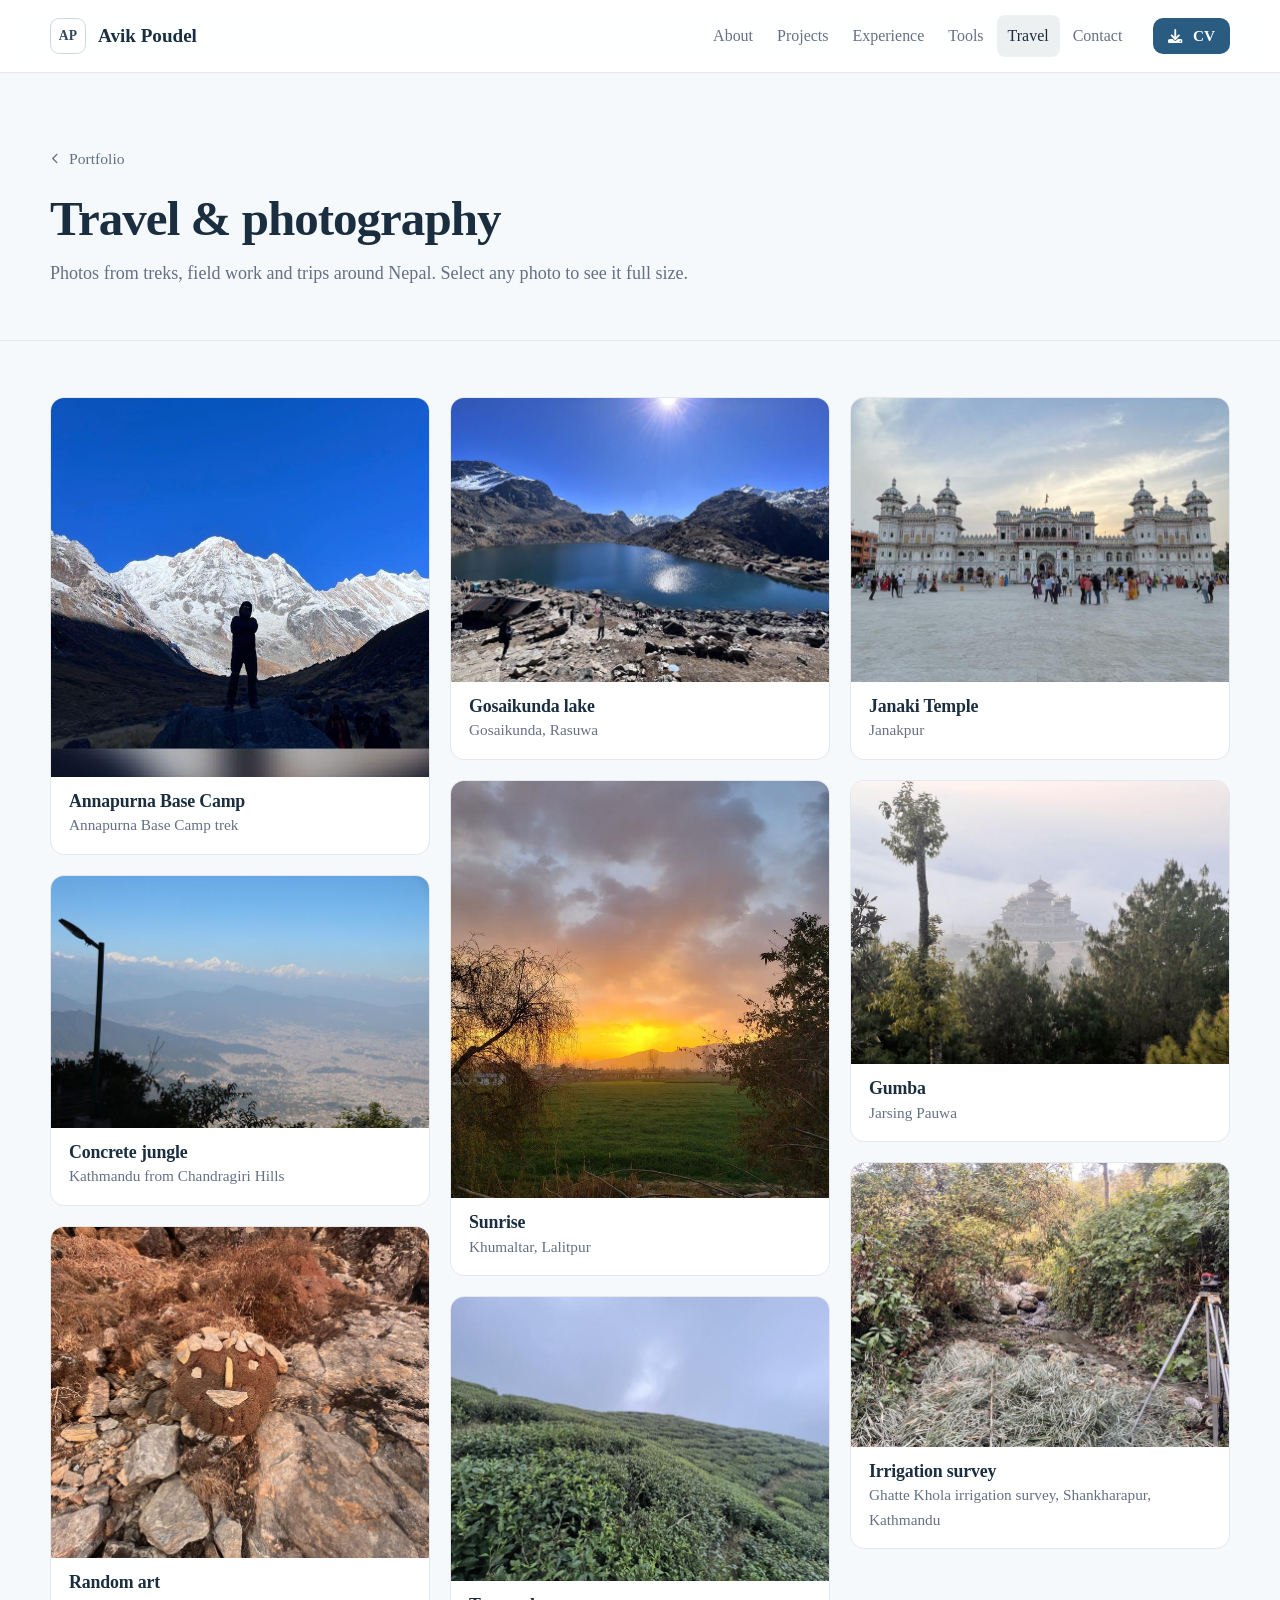
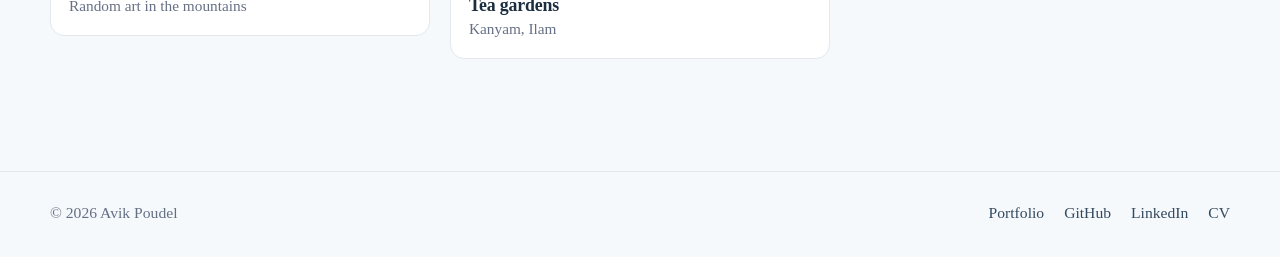
<file: hobby.html>
<!DOCTYPE html>
<html lang="en">
<head>
  <meta charset="utf-8">
  <meta name="viewport" content="width=device-width, initial-scale=1">
  <title>Travel &amp; Photography | Avik Poudel</title>
  <meta name="description" content="Photographs by Avik Poudel from treks, field work and trips around Nepal: Annapurna Base Camp, Gosaikunda, Ilam, Janakpur and more.">
  <link rel="canonical" href="https://www.avikpoudel.com.np/hobby.html">
  <meta name="theme-color" content="#f5f9fc">
  <meta property="og:type" content="website">
  <meta property="og:title" content="Travel & Photography | Avik Poudel">
  <meta property="og:description" content="Photographs from treks, field work and trips around Nepal.">
  <meta property="og:url" content="https://www.avikpoudel.com.np/hobby.html">
  <meta property="og:image" content="https://www.avikpoudel.com.np/assets/img/travel/abc.jpg">

  <link rel="icon" href="favicon.ico?v=20261106" sizes="32x32">
  <link rel="icon" href="assets/img/favicon.svg?v=20261106" type="image/svg+xml">
  <link rel="apple-touch-icon" href="assets/img/apple-touch-icon.png?v=20261106">
  <link rel="stylesheet" href="assets/css/site.css?v=2026110602">
  <script>document.documentElement.classList.add('js');</script>
</head>
<body>
  <a class="skip-link" href="#main">Skip to content</a>

  <header class="site-header is-solid" data-header data-solid>
    <div class="container nav">
      <a class="brand" href="index.html">
        <span class="brand__mark" aria-hidden="true">AP</span>
        <span>Avik Poudel</span>
      </a>
      <button class="nav-toggle" type="button" aria-expanded="false" aria-controls="site-nav" data-nav-toggle>
        <span class="nav-toggle__bars" aria-hidden="true"></span>
        <span class="sr-only">Menu</span>
      </button>
      <nav class="nav__menu" id="site-nav" aria-label="Main">
        <ul class="nav__links">
          <li><a href="index.html#about">About</a></li>
          <li><a href="index.html#projects">Projects</a></li>
          <li><a href="index.html#experience">Experience</a></li>
          <li><a href="index.html#tools">Tools</a></li>
          <li><a href="hobby.html" aria-current="page">Travel</a></li>
          <li><a href="index.html#contact">Contact</a></li>
        </ul>
        <a class="btn btn--small" href="resources/cv.pdf?v=2026110603" download="Avik-Poudel-CV.pdf">
          <svg class="icon" aria-hidden="true"><use href="assets/img/icons.svg#i-download"></use></svg>
          CV
        </a>
      </nav>
    </div>
  </header>

  <main id="main">
    <section class="page-hero">
      <div class="container">
        <a class="back-link" href="index.html"><svg class="icon" aria-hidden="true"><use href="assets/img/icons.svg#i-chevron-left"></use></svg> Portfolio</a>
        <h1>Travel &amp; photography</h1>
        <p>Photos from treks, field work and trips around Nepal. Select any photo to see it full size.</p>
      </div>
    </section>

    <section class="section page-body">
      <div class="container">
        <div class="gallery">
          <figure class="gallery__item" id="abc">
            <button class="gallery__open" type="button" data-full="assets/img/travel/abc.jpg" data-title="Annapurna Base Camp" data-desc="Annapurna Base Camp trek">
              <img src="assets/img/travel/abc-sm.jpg" width="640" height="641" alt="Silhouette of a trekker in front of snow-covered Annapurna peaks">
            </button>
            <figcaption><h2>Annapurna Base Camp</h2><p>Annapurna Base Camp trek</p></figcaption>
          </figure>

          <figure class="gallery__item" id="cj">
            <button class="gallery__open" type="button" data-full="assets/img/travel/cj.jpg" data-title="Concrete jungle" data-desc="Kathmandu from Chandragiri Hills">
              <img src="assets/img/travel/cj-sm.jpg" width="760" height="507" alt="Kathmandu spread across the valley, seen from Chandragiri Hills, with a street lamp in the foreground">
            </button>
            <figcaption><h2>Concrete jungle</h2><p>Kathmandu from Chandragiri Hills</p></figcaption>
          </figure>

          <figure class="gallery__item" id="random">
            <button class="gallery__open" type="button" data-full="assets/img/travel/random.jpg" data-title="Random art" data-desc="Random art in the mountains">
              <img src="assets/img/travel/random-sm.jpg" width="760" height="665" loading="lazy" alt="A smiling face made of pebbles on a rock beside a mountain trail">
            </button>
            <figcaption><h2>Random art</h2><p>Random art in the mountains</p></figcaption>
          </figure>

          <figure class="gallery__item" id="goshainkunda">
            <button class="gallery__open" type="button" data-full="assets/img/travel/goshainkunda.jpg" data-title="Gosaikunda lake" data-desc="Gosaikunda, Rasuwa">
              <img src="assets/img/travel/goshainkunda-sm.jpg" width="760" height="570" loading="lazy" alt="Gosaikunda, a deep blue alpine lake surrounded by rocky mountains">
            </button>
            <figcaption><h2>Gosaikunda lake</h2><p>Gosaikunda, Rasuwa</p></figcaption>
          </figure>

          <figure class="gallery__item" id="sunrise">
            <button class="gallery__open" type="button" data-full="assets/img/travel/sunrise.jpg" data-title="Sunrise" data-desc="Khumaltar, Lalitpur">
              <img src="assets/img/travel/sunrise-sm.jpg" width="688" height="760" loading="lazy" alt="Orange sunrise under dark clouds over a green field, framed by trees">
            </button>
            <figcaption><h2>Sunrise</h2><p>Khumaltar, Lalitpur</p></figcaption>
          </figure>

          <figure class="gallery__item" id="tea">
            <button class="gallery__open" type="button" data-full="assets/img/travel/tea.jpg" data-title="Tea gardens" data-desc="Kanyam, Ilam">
              <img src="assets/img/travel/tea-sm.jpg" width="760" height="570" loading="lazy" alt="Rows of green tea bushes on a hillside in Kanyam, Ilam">
            </button>
            <figcaption><h2>Tea gardens</h2><p>Kanyam, Ilam</p></figcaption>
          </figure>

          <figure class="gallery__item" id="janaki">
            <button class="gallery__open" type="button" data-full="assets/img/travel/janaki.jpg" data-title="Janaki Temple" data-desc="Janakpur">
              <img src="assets/img/travel/janaki-sm.jpg" width="760" height="570" loading="lazy" alt="The white Janaki Temple in Janakpur, with visitors in the courtyard">
            </button>
            <figcaption><h2>Janaki Temple</h2><p>Janakpur</p></figcaption>
          </figure>

          <figure class="gallery__item" id="jarsing">
            <button class="gallery__open" type="button" data-full="assets/img/travel/jarsing.jpg" data-title="Gumba" data-desc="Jarsing Pauwa">
              <img src="assets/img/travel/jarsing-sm.jpg" width="760" height="570" loading="lazy" alt="A gumba (Buddhist monastery) half hidden in mist behind pine trees">
            </button>
            <figcaption><h2>Gumba</h2><p>Jarsing Pauwa</p></figcaption>
          </figure>

          <figure class="gallery__item" id="survey">
            <button class="gallery__open" type="button" data-full="assets/img/travel/survey.jpg" data-title="Irrigation survey" data-desc="Ghatte Khola irrigation survey, Shankharapur, Kathmandu">
              <img src="assets/img/travel/survey-sm.jpg" width="760" height="570" loading="lazy" alt="Surveying instrument on a tripod beside a stream in the forest">
            </button>
            <figcaption><h2>Irrigation survey</h2><p>Ghatte Khola irrigation survey, Shankharapur, Kathmandu</p></figcaption>
          </figure>
        </div>
      </div>
    </section>
  </main>

  <dialog class="lightbox" data-lightbox aria-label="Photo viewer">
    <div class="lightbox__inner">
      <img alt="">
      <p class="lightbox__caption"><strong data-lb-title></strong><span data-lb-desc></span></p>
    </div>
    <button class="lightbox__btn lightbox__close" type="button" data-lb-close aria-label="Close">
      <svg class="icon" aria-hidden="true"><use href="assets/img/icons.svg#i-xmark"></use></svg>
    </button>
    <button class="lightbox__btn lightbox__prev" type="button" data-lb-prev aria-label="Previous photo">
      <svg class="icon" aria-hidden="true"><use href="assets/img/icons.svg#i-chevron-left"></use></svg>
    </button>
    <button class="lightbox__btn lightbox__next" type="button" data-lb-next aria-label="Next photo">
      <svg class="icon" aria-hidden="true"><use href="assets/img/icons.svg#i-chevron-right"></use></svg>
    </button>
  </dialog>

  <footer class="site-footer">
    <div class="container footer">
      <p>© <span data-year>2026</span> Avik Poudel</p>
      <nav aria-label="Footer">
        <a href="index.html">Portfolio</a>
        <a href="https://github.com/poudelavik1" target="_blank" rel="noopener">GitHub</a>
        <a href="https://www.linkedin.com/in/avik-poudel-980027285/" target="_blank" rel="noopener">LinkedIn</a>
        <a href="resources/cv.pdf?v=2026110603" download="Avik-Poudel-CV.pdf">CV</a>
      </nav>
    </div>
  </footer>

  <script src="assets/js/site.js?v=2026110604" defer></script>
  <script src="assets/js/gallery.js?v=20261106" defer></script>
</body>
</html>
</file>
<file: assets/css/site.css>
/* ==========================================================================
   Avik Poudel — portfolio
   One stylesheet for every page: a light, quiet palette with a muted
   slate-blue accent. Tokens first, then layout, then components.
   ========================================================================== */

:root {
  /* Colours from the original avikpoudel.com.np stylesheet */
  --bg: #f5f9fc;              /* old --light */
  --surface: #ffffff;
  --tint: #edf3f8;
  --secondary: #d1e7e1;       /* old --secondary (mint) */
  --ink: #1a2e40;             /* old --dark */
  --ink-2: #34495e;
  --muted: #667085;
  --line: #e4e7ec;
  --line-strong: #d0d5dd;

  --accent: #2a5c82;          /* old --primary */
  --accent-hover: #1f4766;
  --accent-soft: rgba(42, 92, 130, .15);
  --focus: #7fa6c4;

  --radius: 14px;
  --radius-sm: 10px;
  --shadow: 0 1px 2px rgba(26, 46, 64, .04), 0 6px 18px rgba(26, 46, 64, .05);

  --font-display: "Times New Roman", Times, "Liberation Serif", serif;
  --font-body: "Times New Roman", Times, "Liberation Serif", serif;

  --header-h: 72px;
  --container: 1180px;
  --gutter: clamp(16px, 4vw, 32px);
}

/* ---------- Base ---------- */

*, *::before, *::after { box-sizing: border-box; }

html {
  font-size: 106.25%; /* Times New Roman runs small; 1rem = 17px */
  scroll-behavior: smooth;
  scroll-padding-top: calc(var(--header-h) + 8px);
  -webkit-text-size-adjust: 100%;
}

body {
  margin: 0;
  font-family: var(--font-body);
  font-size: 1.0625rem;
  line-height: 1.6;
  color: var(--ink-2);
  background: var(--bg);
  font-kerning: normal;
  -webkit-font-smoothing: antialiased;
  text-rendering: optimizeLegibility;
  overflow-x: clip;
}

img, svg { display: block; max-width: 100%; }
img { height: auto; }
a { color: inherit; }
p { margin: 0 0 1em; }
ul, ol { margin: 0; padding: 0; }
button, input, select, textarea { font: inherit; color: inherit; }
button { -webkit-tap-highlight-color: transparent; }

h1, h2, h3, h4 {
  margin: 0;
  font-family: var(--font-display);
  font-weight: 700;
  line-height: 1.15;
  letter-spacing: 0;
  color: var(--ink);
  text-wrap: balance;
}

h2 {
  font-size: clamp(1.9rem, 1.8vw + 1.1rem, 2.7rem);
  margin-bottom: 18px;
}

/* Longer paragraphs are justified on wider screens, with hyphenation so the word
   gaps stay even. Phone columns are too narrow for that, so they stay left-aligned. */
@media (min-width: 640px) {
  .lead,
  .hero__lead,
  .about p,
  .project p:not(.project__meta),
  .timeline__item p:not(.timeline__date):not(.timeline__place),
  .timeline__item li,
  .section-intro,
  .contact > div > p,
  .tool-card p,
  .page-hero p {
    text-align: justify;
    -webkit-hyphens: auto;
    hyphens: auto;
  }
}

:focus-visible {
  outline: 3px solid var(--focus);
  outline-offset: 3px;
  border-radius: 4px;
}

.sr-only {
  position: absolute;
  width: 1px; height: 1px;
  padding: 0; margin: -1px;
  overflow: hidden;
  clip: rect(0 0 0 0);
  white-space: nowrap;
  border: 0;
}

.skip-link {
  position: absolute;
  left: 12px; top: -64px;
  z-index: 300;
  padding: 10px 16px;
  border-radius: 8px;
  background: var(--ink);
  color: #fff;
  font-weight: 600;
  text-decoration: none;
  transition: top .2s;
}
.skip-link:focus { top: 12px; }

.container {
  width: 100%;
  max-width: calc(var(--container) + 2 * var(--gutter));
  margin-inline: auto;
  padding-inline: var(--gutter);
}

.icon {
  width: 1em; height: 1em;
  fill: currentColor;
  flex: none;
}

/* ---------- Header & navigation ---------- */

.site-header {
  position: fixed;
  inset: 0 0 auto;
  z-index: 100;
  height: var(--header-h);
  color: var(--ink);
  transition: background-color .3s, box-shadow .3s;
}

.site-header.is-solid,
.site-header[data-open="true"] {
  background: rgba(255, 255, 255, .92);
  -webkit-backdrop-filter: saturate(160%) blur(10px);
  backdrop-filter: saturate(160%) blur(10px);
  box-shadow: 0 1px 0 var(--line);
}

.nav {
  height: 100%;
  display: flex;
  align-items: center;
  justify-content: space-between;
  gap: 24px;
}

.brand {
  display: inline-flex;
  align-items: center;
  gap: 12px;
  color: var(--ink);
  text-decoration: none;
  font-family: var(--font-display);
  font-size: 1.125rem;
  font-weight: 600;
  white-space: nowrap;
}

.brand__mark {
  display: grid;
  place-items: center;
  width: 36px; height: 36px;
  border: 1px solid var(--line-strong);
  border-radius: 9px;
  background: var(--surface);
  color: var(--ink-2);
  font-size: .8rem;
  font-weight: 600;
  letter-spacing: .02em;
}

.nav__menu {
  display: flex;
  align-items: center;
  gap: 20px;
}

.nav__links {
  display: flex;
  gap: 2px;
  list-style: none;
}

.nav__links a {
  display: block;
  padding: 8px 11px;
  border-radius: 8px;
  color: var(--muted);
  font-size: .94rem;
  font-weight: 500;
  text-decoration: none;
  transition: color .2s, background-color .2s;
}
.nav__links a:hover { color: var(--ink); background: rgba(26, 46, 64, .05); }
.nav__links a[aria-current] { color: var(--ink); background: rgba(26, 46, 64, .07); }

.nav-toggle {
  display: none;
  place-items: center;
  width: 44px; height: 44px;
  padding: 0;
  border: 1px solid var(--line-strong);
  border-radius: 10px;
  background: var(--surface);
  color: var(--ink);
  cursor: pointer;
}

.nav-toggle__bars,
.nav-toggle__bars::before,
.nav-toggle__bars::after {
  display: block;
  width: 18px; height: 2px;
  border-radius: 2px;
  background: currentColor;
  transition: transform .25s, background-color .25s;
}
.nav-toggle__bars { position: relative; }
.nav-toggle__bars::before,
.nav-toggle__bars::after { content: ""; position: absolute; left: 0; }
.nav-toggle__bars::before { top: -6px; }
.nav-toggle__bars::after { top: 6px; }
.nav-toggle[aria-expanded="true"] .nav-toggle__bars { background: transparent; }
.nav-toggle[aria-expanded="true"] .nav-toggle__bars::before { transform: translateY(6px) rotate(45deg); }
.nav-toggle[aria-expanded="true"] .nav-toggle__bars::after { transform: translateY(-6px) rotate(-45deg); }

@media (max-width: 1000px) {
  .nav-toggle { display: inline-grid; }

  .nav__menu {
    position: fixed;
    top: var(--header-h);
    left: 0; right: 0;
    flex-direction: column;
    align-items: stretch;
    gap: 16px;
    max-height: calc(100vh - var(--header-h));
    max-height: calc(100dvh - var(--header-h));
    overflow-y: auto;
    padding: 12px var(--gutter) 24px;
    background: var(--surface);
    border-top: 1px solid var(--line);
    box-shadow: 0 20px 32px rgba(26, 46, 64, .08);
    opacity: 0;
    visibility: hidden;
    transform: translateY(-8px);
    transition: opacity .2s, transform .2s, visibility 0s .2s;
  }

  .site-header[data-open="true"] .nav__menu {
    opacity: 1;
    visibility: visible;
    transform: none;
    transition: opacity .2s, transform .2s;
  }

  .nav__links { flex-direction: column; gap: 2px; }
  .nav__links a { padding: 12px 10px; font-size: 1.05rem; color: var(--ink-2); }
  .nav__menu .btn { justify-content: center; }
}

/* ---------- Buttons & links ---------- */

.btn {
  display: inline-flex;
  align-items: center;
  gap: 10px;
  padding: 12px 20px;
  border: 1px solid transparent;
  border-radius: var(--radius-sm);
  background: var(--accent);
  color: #fff;
  font-size: .97rem;
  font-weight: 600;
  line-height: 1.2;
  text-decoration: none;
  cursor: pointer;
  transition: background-color .2s, border-color .2s, color .2s;
}
.btn:hover { background: var(--accent-hover); }
.btn .icon { width: .95em; height: .95em; }

.btn--outline { background: var(--surface); border-color: var(--line-strong); color: var(--ink); }
.btn--outline:hover { background: var(--surface); border-color: var(--ink-2); }

.btn--small { padding: 8px 14px; font-size: .9rem; }
.btn--block { width: 100%; justify-content: center; }

.text-link {
  display: inline-flex;
  align-items: center;
  gap: 8px;
  color: var(--ink);
  font-weight: 600;
  text-decoration: none;
  border-bottom: 1px solid var(--line-strong);
  padding-bottom: 2px;
  transition: color .2s, border-color .2s;
}
.text-link:hover { color: var(--accent); border-color: var(--accent); }
.text-link .icon { width: .8em; height: .8em; transition: transform .2s; }
.text-link:hover .icon { transform: translateX(2px); }

/* ---------- Sections ---------- */

.section { padding-block: clamp(64px, 9vw, 112px); }
.section--white { background: var(--surface); border-block: 1px solid var(--line); }
.section--white .panel,
.section--white .tool-card { background: var(--bg); }

.section-label {
  margin-bottom: 10px;
  font-size: .92rem;
  font-weight: 600;
  color: var(--accent);
}

.section-head {
  display: flex;
  flex-wrap: wrap;
  align-items: flex-end;
  justify-content: space-between;
  gap: 20px 32px;
  margin-bottom: 36px;
}
.section-head h2 { margin-bottom: 0; }
.section-intro { max-width: 46rem; color: var(--muted); margin-bottom: 36px; }

.lead { font-size: 1.14rem; line-height: 1.6; color: var(--ink-2); }

.chips {
  display: flex;
  flex-wrap: wrap;
  gap: 8px;
  list-style: none;
}
.chips li {
  padding: 4px 12px;
  border: 1px solid var(--line);
  border-radius: 999px;
  background: var(--surface);
  color: var(--ink-2);
  font-size: .85rem;
  line-height: 1.6;
}

/* ---------- Hero ----------
   The mountain photo sits behind the intro and fades into the page:
   pale on the left where the text is, clear on the right, gone at the bottom. */

.hero {
  position: relative;
  isolation: isolate;
  overflow: hidden;
  display: flex;
  flex-direction: column;
  justify-content: flex-end;
  min-height: min(92vh, 860px);
  padding-top: calc(var(--header-h) + clamp(40px, 8vh, 112px));
}

.hero__bg {
  position: absolute;
  inset: 0;
  z-index: -2;
  width: 100%; height: 100%;
  object-fit: cover;
  object-position: 68% 38%;
}

.hero::before {
  content: "";
  position: absolute;
  inset: 0;
  z-index: -1;
  background:
    linear-gradient(90deg, var(--bg) 0%, rgba(245, 249, 252, .93) 30%, rgba(245, 249, 252, .55) 56%, rgba(245, 249, 252, .08) 100%),
    linear-gradient(0deg, var(--bg) 0%, rgba(245, 249, 252, .85) 16%, rgba(245, 249, 252, 0) 46%),
    linear-gradient(180deg, rgba(245, 249, 252, .7) 0%, rgba(245, 249, 252, 0) 20%);
}

.hero__text { max-width: 36rem; }

.eyebrow {
  margin-bottom: 14px;
  font-size: .95rem;
  font-weight: 600;
  color: var(--accent);
}

.hero__title {
  margin-bottom: 20px;
  font-size: clamp(3rem, 6vw, 5.2rem);
  font-weight: 700;
  line-height: 1;
  letter-spacing: -.01em;
}

.hero__lead {
  margin-bottom: 30px;
  font-size: clamp(1.06rem, .6vw + .9rem, 1.22rem);
  color: var(--ink-2);
}

.hero__actions { display: flex; flex-wrap: wrap; gap: 12px; }

.hero__facts {
  display: grid;
  grid-template-columns: repeat(3, minmax(0, 1fr));
  gap: 16px 32px;
  margin: clamp(48px, 8vh, 96px) 0 0;
  padding-block: 24px clamp(40px, 6vw, 64px);
  border-top: 1px solid rgba(26, 46, 64, .12);
}
.hero__facts dt,
.facts dt {
  margin-bottom: 2px;
  font-size: .82rem;
  font-weight: 500;
  color: var(--muted);
}
.hero__facts dd,
.facts dd { margin: 0; color: var(--ink); font-weight: 500; line-height: 1.45; }

@media (max-width: 860px) {
  .hero { min-height: 0; }
  .hero__bg { object-position: 40% 30%; }
  .hero::before {
    background:
      linear-gradient(180deg, rgba(245, 249, 252, .5) 0%, rgba(245, 249, 252, .74) 36%, rgba(245, 249, 252, .92) 68%, var(--bg) 100%);
  }
}
@media (max-width: 720px) {
  .hero__facts { grid-template-columns: 1fr; gap: 14px; }
}

/* ---------- About ---------- */

.about {
  display: grid;
  grid-template-columns: minmax(0, 5fr) minmax(0, 7fr);
  gap: clamp(40px, 7vw, 96px);
  align-items: center;
}

.about__photo { margin: 0; }
.about__photo img {
  width: 100%;
  aspect-ratio: 3 / 4;
  object-fit: cover;
  object-position: 50% 30%;
  border-radius: var(--radius);
}

.facts {
  display: grid;
  grid-template-columns: repeat(2, minmax(0, 1fr));
  gap: 18px 32px;
  margin: 28px 0 0;
  padding-top: 24px;
  border-top: 1px solid var(--line);
}

@media (max-width: 860px) {
  .about { grid-template-columns: 1fr; }
  .about__photo { max-width: 380px; }
}
@media (max-width: 480px) {
  .facts { grid-template-columns: 1fr; }
}

/* ---------- Projects ---------- */

.filters { display: flex; flex-wrap: wrap; gap: 8px; }

.filter {
  padding: 7px 15px;
  border: 1px solid var(--line-strong);
  border-radius: 999px;
  background: var(--surface);
  color: var(--ink-2);
  font-size: .9rem;
  font-weight: 500;
  cursor: pointer;
  transition: background-color .2s, border-color .2s, color .2s;
}
.filter:hover { border-color: var(--ink-2); }
.filter[aria-pressed="true"] { background: var(--secondary); border-color: var(--accent); color: var(--ink); }

.project-grid {
  display: grid;
  grid-template-columns: repeat(auto-fill, minmax(min(100%, 320px), 1fr));
  gap: 24px;
}

.project {
  display: flex;
  flex-direction: column;
  overflow: hidden;
  border: 1px solid var(--line);
  border-radius: var(--radius);
  background: var(--surface);
  transition: box-shadow .25s, border-color .25s;
}
.project:hover { box-shadow: var(--shadow); border-color: var(--line-strong); }
.project[hidden] { display: none; }

.project__media {
  aspect-ratio: 16 / 10;
  overflow: hidden;
  background: var(--tint);
  border-bottom: 1px solid var(--line);
}
.project__media img {
  width: 100%; height: 100%;
  object-fit: cover;
  transition: transform .5s;
}
.project:hover .project__media img { transform: scale(1.03); }
.project__media--chart { background: #fff; }
.project__media--chart img { object-fit: contain; padding: 10px 6px 4px; }

.project__body {
  display: flex;
  flex-direction: column;
  flex: 1;
  padding: 20px 22px 22px;
}
.project__meta { margin-bottom: 6px; font-size: .84rem; font-weight: 500; color: var(--muted); }
.project h3 { margin-bottom: 8px; font-size: 1.16rem; }
.project p:not(.project__meta) { color: var(--muted); font-size: .96rem; }
.project .text-link { margin-top: auto; align-self: flex-start; font-size: .92rem; }

/* ---------- Experience & education ---------- */

.timeline-grid {
  display: grid;
  grid-template-columns: repeat(2, minmax(0, 1fr));
  gap: clamp(40px, 6vw, 80px);
  margin-top: 20px;
}

.col-title { margin-bottom: 22px; font-size: 1.05rem; color: var(--muted); font-weight: 600; }

.timeline {
  position: relative;
  margin-left: 5px;
  list-style: none;
  border-left: 1px solid var(--line-strong);
}
.timeline__item { position: relative; padding: 0 0 32px 26px; }
.timeline__item:last-child { padding-bottom: 4px; }
.timeline__item::before {
  content: "";
  position: absolute;
  left: -6px; top: 6px;
  width: 11px; height: 11px;
  border: 2px solid var(--accent);
  border-radius: 50%;
  background: var(--surface);
}
.timeline__date { margin-bottom: 4px; font-size: .86rem; font-weight: 600; color: var(--accent); font-variant-numeric: tabular-nums; }
.timeline__item h4 { margin-bottom: 2px; font-size: 1.15rem; }
.timeline__place { margin-bottom: 12px; color: var(--muted); font-size: .96rem; }
.timeline__item ul { padding-left: 18px; font-size: .98rem; }
.timeline__item li { margin-bottom: 6px; }
.timeline__item li::marker { color: var(--line-strong); }
.timeline__item p:last-child { margin-bottom: 0; }

.recognition {
  margin-top: clamp(44px, 6vw, 64px);
  padding-top: 28px;
  border-top: 1px solid var(--line);
}

.plain-list {
  display: grid;
  grid-template-columns: repeat(auto-fit, minmax(min(100%, 320px), 1fr));
  gap: 12px 48px;
  list-style: none;
}
.plain-list li { position: relative; padding-left: 22px; }
.plain-list li::before {
  content: "";
  position: absolute;
  left: 2px; top: .62em;
  width: 7px; height: 7px;
  border-radius: 50%;
  background: var(--accent);
}

@media (max-width: 860px) {
  .timeline-grid { grid-template-columns: 1fr; }
}

/* ---------- Skills ---------- */

.skills-grid {
  display: grid;
  grid-template-columns: repeat(auto-fit, minmax(min(100%, 250px), 1fr));
  gap: 20px;
}
.skill-group {
  padding: 24px;
  border: 1px solid var(--line);
  border-radius: var(--radius);
  background: var(--surface);
}
.skill-group h3 { margin-bottom: 16px; font-size: 1.05rem; }

/* ---------- Tools ---------- */

.tools {
  display: grid;
  grid-template-columns: minmax(0, 5fr) minmax(0, 7fr);
  gap: 24px;
  align-items: stretch;
}

.tool-card {
  display: flex;
  flex-direction: column;
  overflow: hidden;
  border: 1px solid var(--line);
  border-radius: var(--radius);
  background: var(--surface);
  color: inherit;
  text-decoration: none;
  transition: box-shadow .25s, border-color .25s;
}
.tool-card:hover { box-shadow: var(--shadow); border-color: var(--line-strong); }
.tool-card img { width: 100%; aspect-ratio: 16 / 10; object-fit: cover; }
.tool-card__body { display: flex; flex-direction: column; flex: 1; padding: 22px 24px 24px; }
.tool-card__body .tool-cta { margin-top: auto; }
.tool-card h3 { margin-bottom: 6px; font-size: 1.3rem; }
.tool-card p { color: var(--muted); }
.tool-cta { display: inline-flex; align-items: center; gap: 8px; color: var(--accent); font-weight: 600; }
.tool-cta .icon { width: .85em; height: .85em; transition: transform .2s; }
.tool-card:hover .tool-cta .icon { transform: translateX(3px); }

.panel {
  padding: clamp(22px, 3.5vw, 30px);
  border: 1px solid var(--line);
  border-radius: var(--radius);
  background: var(--surface);
}
.panel h2, .panel h3 { margin-bottom: 2px; font-size: 1.3rem; }
.panel-intro { color: var(--muted); font-size: .96rem; }

.segmented {
  display: flex;
  flex-wrap: wrap;
  gap: 4px;
  width: fit-content;
  max-width: 100%;
  margin: 16px 0 20px;
  padding: 4px;
  border-radius: 12px;
  background: var(--tint);
}
.segmented button {
  padding: 7px 14px;
  border: 0;
  border-radius: 9px;
  background: transparent;
  color: var(--muted);
  font-size: .9rem;
  font-weight: 500;
  cursor: pointer;
  transition: background-color .2s, color .2s, box-shadow .2s;
}
.segmented button:hover { color: var(--ink); }
.segmented button[aria-pressed="true"] {
  background: var(--surface);
  color: var(--ink);
  box-shadow: 0 1px 2px rgba(26, 46, 64, .1);
}

.field { margin-bottom: 16px; }
.field label,
.label {
  display: block;
  margin-bottom: 6px;
  color: var(--ink);
  font-size: .86rem;
  font-weight: 600;
}

.input {
  width: 100%;
  min-height: 46px;
  padding: 11px 14px;
  border: 1px solid var(--line-strong);
  border-radius: var(--radius-sm);
  background: #fff;
  color: var(--ink);
  font-size: 1rem;
  transition: border-color .2s, box-shadow .2s;
}
.input:focus { outline: none; border-color: var(--accent); box-shadow: 0 0 0 4px var(--accent-soft); }
textarea.input { min-height: 132px; resize: vertical; }
select.input {
  appearance: none;
  padding-right: 38px;
  background-image: url("data:image/svg+xml,%3Csvg xmlns='http://www.w3.org/2000/svg' viewBox='0 0 12 8'%3E%3Cpath d='M1 1.5l5 5 5-5' fill='none' stroke='%23667085' stroke-width='1.6'/%3E%3C/svg%3E");
  background-repeat: no-repeat;
  background-position: right 14px center;
  background-size: 12px 8px;
}

.conv-grid {
  display: grid;
  grid-template-columns: minmax(0, 1fr) auto minmax(0, 1fr);
  gap: 12px;
  align-items: end;
}
.conv-grid .field { margin-bottom: 0; }

.icon-btn {
  display: grid;
  place-items: center;
  width: 46px; height: 46px;
  padding: 0;
  border: 1px solid var(--line-strong);
  border-radius: 50%;
  background: #fff;
  color: var(--ink-2);
  cursor: pointer;
  transition: border-color .2s, color .2s;
}
.icon-btn:hover { border-color: var(--accent); color: var(--accent); }
.icon-btn .icon { width: 15px; height: 15px; }

.result {
  display: block;
  margin-top: 20px;
  padding: 14px 18px;
  border: 1px solid var(--line);
  border-radius: 12px;
  background: var(--tint);
  color: var(--ink-2);
  font-size: clamp(1rem, 1vw + .7rem, 1.2rem);
  line-height: 1.45;
  font-variant-numeric: tabular-nums;
  overflow-wrap: anywhere;
}
.result small { display: block; margin-bottom: 2px; color: var(--muted); font-size: .8rem; }
.result strong { color: var(--ink); font-family: var(--font-display); font-weight: 600; }

@media (max-width: 900px) {
  .tools { grid-template-columns: 1fr; }
}
@media (max-width: 520px) {
  .conv-grid { grid-template-columns: 1fr; }
  .conv-grid .icon-btn { justify-self: center; transform: rotate(90deg); }
}

/* ---------- Travel strip ---------- */

.travel-strip {
  display: grid;
  grid-template-columns: repeat(4, minmax(0, 1fr));
  gap: 20px;
}
.travel-strip a { display: block; color: var(--ink); text-decoration: none; }
.travel-strip .frame { overflow: hidden; border-radius: var(--radius); background: var(--tint); }
.travel-strip img { width: 100%; aspect-ratio: 4 / 5; object-fit: cover; transition: transform .6s; }
.travel-strip a:hover img { transform: scale(1.03); }
.travel-strip span { display: block; margin-top: 10px; font-size: .95rem; font-weight: 500; }

@media (max-width: 860px) {
  .travel-strip { grid-template-columns: repeat(2, minmax(0, 1fr)); gap: 16px; }
}

/* ---------- Contact ---------- */

.contact {
  display: grid;
  grid-template-columns: minmax(0, 5fr) minmax(0, 6fr);
  gap: clamp(40px, 6vw, 80px);
  align-items: start;
}
.contact h2 { max-width: 14ch; }
.contact > div > p { color: var(--muted); }

.contact-list { display: grid; gap: 12px; margin: 24px 0 28px; list-style: none; }
.contact-list li { display: flex; align-items: center; gap: 14px; color: var(--ink-2); }
.contact-list .icon-wrap {
  display: grid;
  place-items: center;
  flex: none;
  width: 40px; height: 40px;
  border: 1px solid var(--line);
  border-radius: 10px;
  background: var(--surface);
  color: var(--accent);
}
.contact-list .icon { width: 15px; height: 15px; }
.contact-list a {
  color: var(--ink);
  text-decoration: none;
  border-bottom: 1px solid var(--line-strong);
  overflow-wrap: anywhere;
  transition: color .2s, border-color .2s;
}
.contact-list a:hover { color: var(--accent); border-color: var(--accent); }

.social { display: flex; flex-wrap: wrap; gap: 10px; list-style: none; }
.social a {
  display: grid;
  place-items: center;
  width: 42px; height: 42px;
  border: 1px solid var(--line-strong);
  border-radius: 50%;
  background: var(--surface);
  color: var(--ink-2);
  transition: color .2s, border-color .2s;
}
.social a:hover { color: var(--accent); border-color: var(--accent); }
.social .icon { width: 17px; height: 17px; }

.form-note { margin: 12px 0 0; color: var(--muted); font-size: .86rem; }

@media (max-width: 860px) {
  .contact { grid-template-columns: 1fr; }
}

/* ---------- Footer ---------- */

.site-footer {
  padding-block: 28px 32px;
  border-top: 1px solid var(--line);
  color: var(--muted);
  font-size: .92rem;
}
.footer { display: flex; flex-wrap: wrap; align-items: center; justify-content: space-between; gap: 12px 24px; }
.footer p { margin: 0; }
.footer a { color: var(--ink-2); text-decoration: none; }
.footer a:hover { color: var(--accent); }
.footer nav { display: flex; flex-wrap: wrap; gap: 8px 20px; }

.to-top {
  position: fixed;
  right: clamp(16px, 3vw, 28px);
  bottom: clamp(16px, 3vw, 28px);
  z-index: 90;
  display: grid;
  place-items: center;
  width: 44px; height: 44px;
  padding: 0;
  border: 1px solid var(--line-strong);
  border-radius: 50%;
  background: var(--surface);
  color: var(--ink-2);
  box-shadow: var(--shadow);
  cursor: pointer;
  opacity: 0;
  visibility: hidden;
  transform: translateY(8px);
  transition: opacity .25s, transform .25s, visibility 0s .25s, color .2s, border-color .2s;
}
.to-top.is-visible { opacity: 1; visibility: visible; transform: none; transition: opacity .25s, transform .25s, color .2s, border-color .2s; }
.to-top:hover { color: var(--accent); border-color: var(--accent); }
.to-top .icon { width: 14px; height: 14px; }

/* ---------- Sub-pages ---------- */

.page-hero {
  padding: calc(var(--header-h) + clamp(36px, 6vw, 72px)) 0 clamp(32px, 5vw, 52px);
  border-bottom: 1px solid var(--line);
  color: var(--muted);
}
.page-hero h1 {
  margin-bottom: 12px;
  font-size: clamp(2rem, 2.5vw + 1rem, 2.9rem);
  letter-spacing: -.02em;
}
.page-hero p { max-width: 44rem; margin-bottom: 0; }
.back-link {
  display: inline-flex;
  align-items: center;
  gap: 8px;
  margin-bottom: 20px;
  color: var(--muted);
  font-size: .92rem;
  text-decoration: none;
}
.back-link:hover { color: var(--ink); }
.back-link .icon { width: 11px; height: 11px; }

.page-body { padding-top: clamp(36px, 5vw, 56px); }

/* Gallery */
.gallery { columns: 3 300px; column-gap: 20px; }
.gallery__item {
  break-inside: avoid;
  margin: 0 0 20px;
  overflow: hidden;
  border: 1px solid var(--line);
  border-radius: var(--radius);
  background: var(--surface);
}
.gallery__open {
  display: block;
  width: 100%;
  padding: 0;
  border: 0;
  overflow: hidden;
  background: var(--tint);
  cursor: zoom-in;
}
.gallery__open img { width: 100%; transition: transform .5s; }
.gallery__open:hover img { transform: scale(1.02); }
.gallery__item figcaption { padding: 14px 18px 16px; }
.gallery__item h2 { margin-bottom: 2px; font-size: 1.05rem; letter-spacing: -.01em; }
.gallery__item p { margin: 0; color: var(--muted); font-size: .9rem; }

.lightbox {
  width: 100%; height: 100%;
  max-width: none; max-height: none;
  margin: 0;
  padding: 0;
  border: 0;
  background: transparent;
  color: #fff;
}
.lightbox::backdrop { background: rgba(14, 18, 23, .92); }
.lightbox__inner {
  display: grid;
  grid-template-rows: minmax(0, 1fr) auto;
  place-items: center;
  height: 100%;
  padding: 68px clamp(12px, 8vw, 96px) 20px;
}
.lightbox img { max-width: 100%; max-height: 100%; object-fit: contain; border-radius: 8px; }
.lightbox__caption { margin-top: 14px; text-align: center; color: rgba(255, 255, 255, .8); }
.lightbox__caption strong { display: block; color: #fff; }
.lightbox__btn {
  position: absolute;
  display: grid;
  place-items: center;
  width: 46px; height: 46px;
  padding: 0;
  border: 1px solid rgba(255, 255, 255, .25);
  border-radius: 50%;
  background: rgba(255, 255, 255, .08);
  color: #fff;
  cursor: pointer;
}
.lightbox__btn:hover { background: rgba(255, 255, 255, .18); }
.lightbox__btn .icon { width: 15px; height: 15px; }
.lightbox__close { top: 14px; right: 14px; }
.lightbox__prev { left: 14px; top: 50%; transform: translateY(-50%); }
.lightbox__next { right: 14px; top: 50%; transform: translateY(-50%); }

@media (max-width: 600px) {
  .lightbox__prev, .lightbox__next { top: auto; bottom: 16px; transform: none; }
  .lightbox__inner { padding-bottom: 80px; }
}

/* Calculators */
.calc-grid {
  display: grid;
  grid-template-columns: repeat(2, minmax(0, 1fr));
  gap: 24px;
  align-items: stretch;
}
.calc-grid .panel h2 { font-size: 1.35rem; }

.choice-grid {
  display: grid;
  grid-template-columns: repeat(2, minmax(0, 1fr));
  gap: 10px;
  margin-bottom: 18px;
}
.choice { position: relative; }
.choice input { position: absolute; opacity: 0; pointer-events: none; }
.choice label {
  display: block;
  height: 100%;
  padding: 12px 14px;
  border: 1px solid var(--line-strong);
  border-radius: var(--radius-sm);
  background: #fff;
  cursor: pointer;
  transition: border-color .2s, background-color .2s, box-shadow .2s;
}
.choice label strong { display: block; color: var(--ink); font-family: var(--font-display); font-size: 1rem; }
.choice label span { color: var(--muted); font-size: .84rem; line-height: 1.35; }
.choice input:checked + label { border-color: var(--accent); background: var(--secondary); box-shadow: inset 0 0 0 1px var(--accent); }
.choice input:focus-visible + label { outline: 3px solid var(--focus); outline-offset: 2px; }

.row-2 { display: grid; grid-template-columns: repeat(2, minmax(0, 1fr)); gap: 12px; }
.row-3 { display: grid; grid-template-columns: repeat(3, minmax(0, 1fr)); gap: 10px; }

.openings { display: grid; gap: 10px; margin-bottom: 12px; }
.opening { display: grid; grid-template-columns: minmax(0, 1fr) minmax(0, 1fr) auto; gap: 10px; align-items: center; }
.opening .icon-btn { width: 40px; height: 40px; }

.results {
  display: grid;
  grid-template-columns: repeat(2, minmax(0, 1fr));
  gap: 1px;
  margin-top: 22px;
  overflow: hidden;
  border: 1px solid var(--line);
  border-radius: 12px;
  background: var(--line);
}
.results[hidden] { display: none; }
.results div { padding: 14px 16px; background: var(--tint); color: var(--muted); font-size: .82rem; }
.results strong {
  display: block;
  color: var(--ink);
  font-family: var(--font-display);
  font-size: 1.35rem;
  font-weight: 600;
  line-height: 1.3;
  font-variant-numeric: tabular-nums;
}
.results em { font-style: normal; }
.form-error { margin: 10px 0 0; color: #a33a2f; font-size: .88rem; font-weight: 500; }
.form-error:empty { display: none; }

.assumptions { margin-top: 18px; color: var(--muted); font-size: .88rem; }
.assumptions summary { color: var(--ink); font-weight: 600; cursor: pointer; }
.assumptions ul { margin-top: 8px; padding-left: 18px; }
.assumptions li { margin-bottom: 4px; }

@media (max-width: 900px) {
  .calc-grid { grid-template-columns: 1fr; }
}
@media (max-width: 420px) {
  .choice-grid, .row-2 { grid-template-columns: 1fr; }
}

/* ---------- Motion ---------- */

.js .reveal { opacity: 0; transform: translateY(12px); transition: opacity .6s ease, transform .6s ease; }
.js .reveal.is-visible { opacity: 1; transform: none; }

@media (prefers-reduced-motion: reduce) {
  html { scroll-behavior: auto; }
  *, *::before, *::after { transition-duration: .01ms !important; animation-duration: .01ms !important; }
  .js .reveal { opacity: 1; transform: none; }
}

/* ---------- Print ---------- */

@media print {
  .site-header, .to-top, .filters, #tools, #contact form { display: none !important; }
  .js .reveal { opacity: 1; transform: none; }
}
</file>
